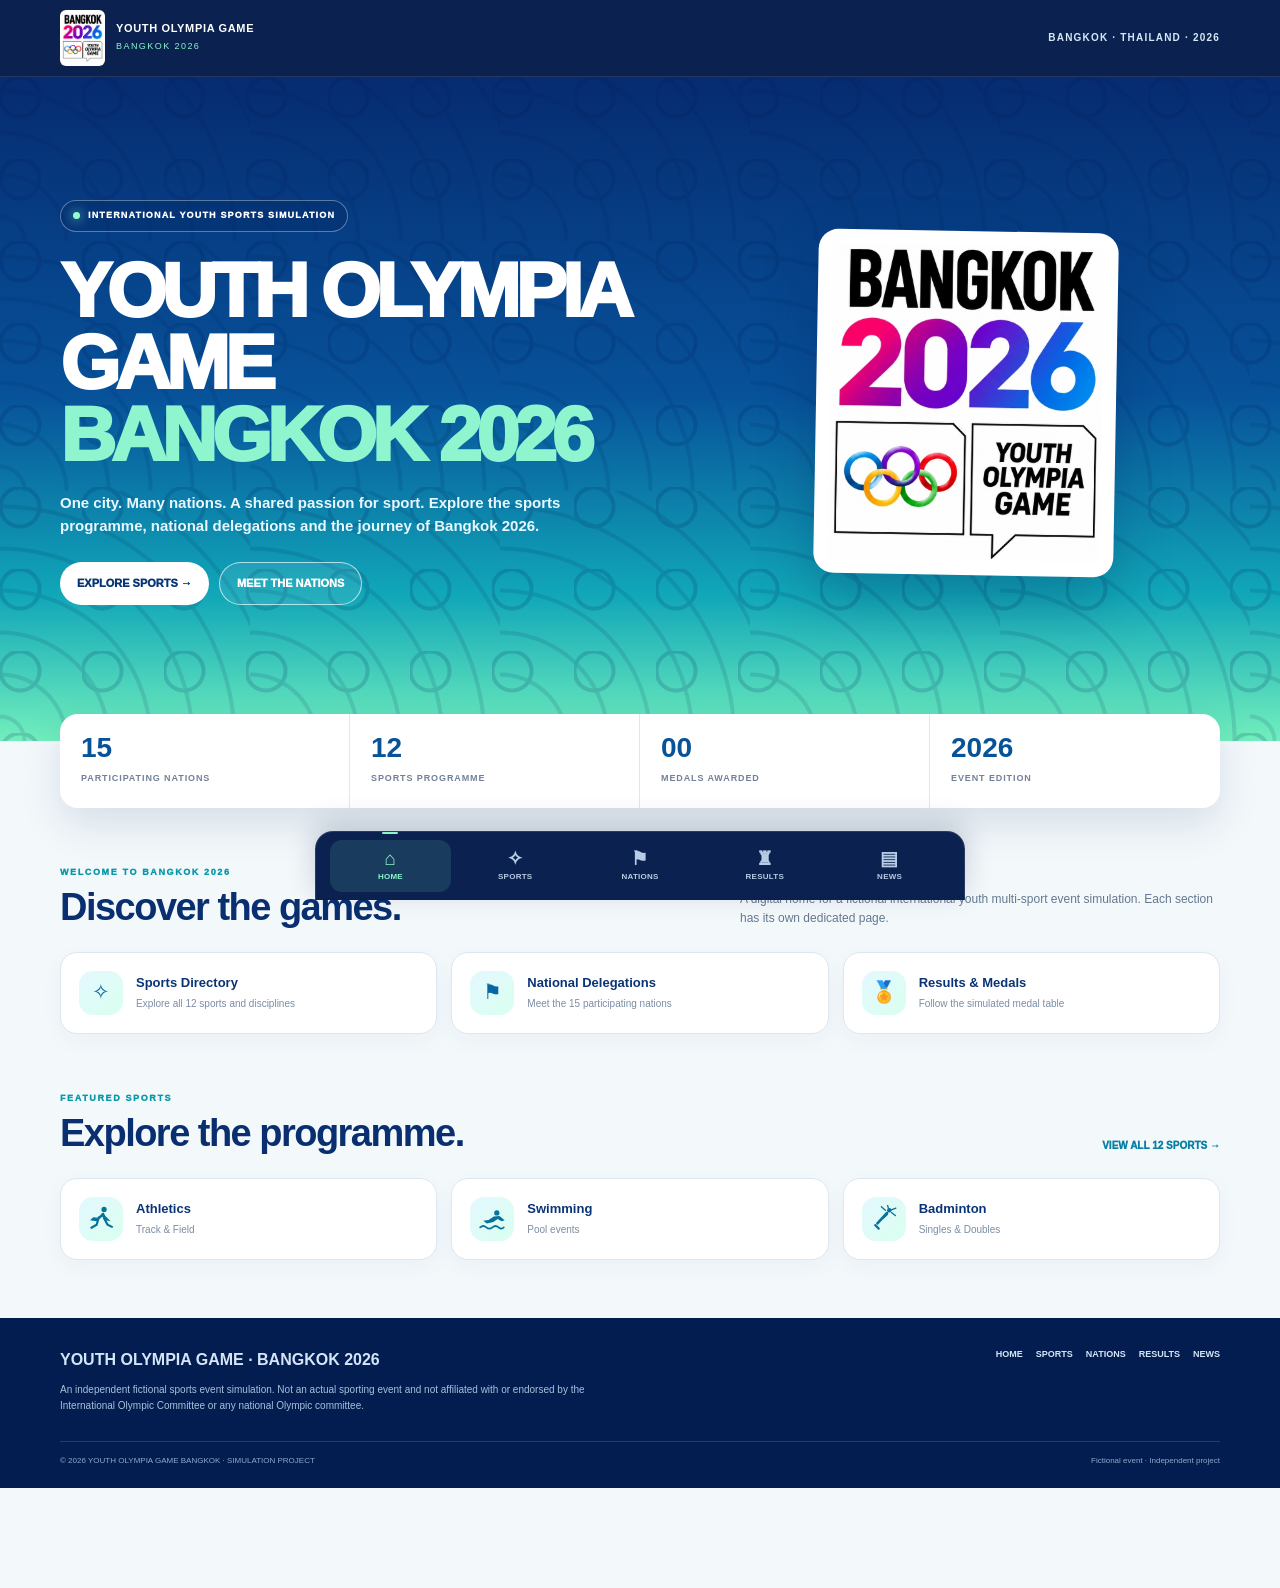
<file: index.html>
<!doctype html><html lang="en"><head><meta charset="utf-8"><meta name="viewport" content="width=device-width, initial-scale=1"><meta name="theme-color" content="#062b70"><title>Home | Youth Olympia Game Bangkok 2026</title><link rel="stylesheet" href="styles.css"></head><body><header class="topbar"><div class="wrap topnav"><a class="brand" href="index.html"><img src="[data-uri]" alt="Bangkok 2026 logo"><span><b>YOUTH OLYMPIA GAME</b><small>BANGKOK 2026</small></span></a><div class="top-right">BANGKOK · THAILAND · 2026</div></div></header><main><section class="hero"><div class="wrap hero-inner"><div><div class="eyebrow"><span class="dot"></span> INTERNATIONAL YOUTH SPORTS SIMULATION</div><h1>YOUTH OLYMPIA GAME<span>BANGKOK 2026</span></h1><p>One city. Many nations. A shared passion for sport. Explore the sports programme, national delegations and the journey of Bangkok 2026.</p><div class="actions"><a class="btn btn-white" href="sports.html">EXPLORE SPORTS →</a><a class="btn btn-outline" href="nations.html">MEET THE NATIONS</a></div></div><div class="hero-logo"><img src="[data-uri]" alt="Official original Bangkok 2026 event logo"></div></div><div class="hero-foot">BANGKOK, THAILAND · 2026 · FICTIONAL EVENT SIMULATION</div></section>
<div class="wrap stats-wrap"><div class="stats"><div class="stat"><strong>15</strong><span>Participating nations</span></div><div class="stat"><strong>12</strong><span>Sports programme</span></div><div class="stat"><strong>00</strong><span>Medals awarded</span></div><div class="stat"><strong>2026</strong><span>Event edition</span></div></div></div>
<section><div class="wrap"><div class="section-head"><div><div class="kicker">WELCOME TO BANGKOK 2026</div><h2>Discover the games.</h2></div><p class="section-copy">A digital home for a fictional international youth multi-sport event simulation. Each section has its own dedicated page.</p></div><div class="quick-grid"><a class="quick-card" href="sports.html"><span class="quick-icon">✧</span><span><strong>Sports Directory</strong><small>Explore all 12 sports and disciplines</small></span></a><a class="quick-card" href="nations.html"><span class="quick-icon">⚑</span><span><strong>National Delegations</strong><small>Meet the 15 participating nations</small></span></a><a class="quick-card" href="results.html"><span class="quick-icon">🏅</span><span><strong>Results & Medals</strong><small>Follow the simulated medal table</small></span></a></div></div></section>
<section style="padding-top:0"><div class="wrap"><div class="section-head"><div><div class="kicker">FEATURED SPORTS</div><h2>Explore the programme.</h2></div><a class="section-link" href="sports.html">VIEW ALL 12 SPORTS →</a></div><div class="quick-grid"><a class="quick-card" href="sport.html?sport=athletics"><span class="quick-icon"><svg class="sport-pictogram" viewBox="0 0 64 64" role="img" aria-label="athletics pictogram" xmlns="http://www.w3.org/2000/svg"><circle cx="39" cy="10" r="6" fill="currentColor"/><path d="M34 19l-9 10-11-1-7 7 15 2 13-10 7 8 12 2-12-12-4-8z" fill="currentColor"/><path d="M27 28l-5 17-12 7M39 30l8 15 10 5" stroke="currentColor" stroke-width="5" stroke-linecap="round" fill="none"/></svg></span><span><strong>Athletics</strong><small>Track & Field</small></span></a><a class="quick-card" href="sport.html?sport=swimming"><span class="quick-icon"><svg class="sport-pictogram" viewBox="0 0 64 64" role="img" aria-label="swimming pictogram" xmlns="http://www.w3.org/2000/svg"><circle cx="43" cy="18" r="6" fill="currentColor"/><path d="M36 26l-12 8-12 2 8 6 15-3 10-7 9 5 7-2-12-10z" fill="currentColor"/><path d="M5 51q7-6 14 0t14 0 14 0 12 0" stroke="currentColor" stroke-width="4" stroke-linecap="round" fill="none"/></svg></span><span><strong>Swimming</strong><small>Pool events</small></span></a><a class="quick-card" href="sport.html?sport=badminton"><span class="quick-icon"><svg class="sport-pictogram" viewBox="0 0 64 64" role="img" aria-label="badminton pictogram" xmlns="http://www.w3.org/2000/svg"><circle cx="44" cy="12" r="5" fill="currentColor"/><path d="M39 18L17 42" stroke="currentColor" stroke-width="6" stroke-linecap="round"/><path d="M35 12l-9-8M42 7l-2-7M49 11l10-4M49 17l9 7M40 21l-9 9" stroke="currentColor" stroke-width="3" stroke-linecap="round"/><path d="M12 46l8 8" stroke="currentColor" stroke-width="5" stroke-linecap="round"/></svg></span><span><strong>Badminton</strong><small>Singles & Doubles</small></span></a></div></div></section></main><footer><div class="wrap"><div class="footer-top"><div><b>YOUTH OLYMPIA GAME · BANGKOK 2026</b><p>An independent fictional sports event simulation. Not an actual sporting event and not affiliated with or endorsed by the International Olympic Committee or any national Olympic committee.</p></div><div class="footer-links"><a href="index.html">HOME</a><a href="sports.html">SPORTS</a><a href="nations.html">NATIONS</a><a href="results.html">RESULTS</a><a href="news.html">NEWS</a></div></div><div class="footer-bottom"><span>© 2026 YOUTH OLYMPIA GAME BANGKOK · SIMULATION PROJECT</span><span>Fictional event · Independent project</span></div></div></footer><nav class="bottom-nav" aria-label="Main navigation"><div class="bottom-inner"><a class="bottom-link active" href="index.html"><span class="nav-ico">⌂</span><span>HOME</span></a><a class="bottom-link " href="sports.html"><span class="nav-ico">✧</span><span>SPORTS</span></a><a class="bottom-link " href="nations.html"><span class="nav-ico">⚑</span><span>NATIONS</span></a><a class="bottom-link " href="results.html"><span class="nav-ico">♜</span><span>RESULTS</span></a><a class="bottom-link " href="news.html"><span class="nav-ico">▤</span><span>NEWS</span></a></div></nav><script></script></body></html>
</file>
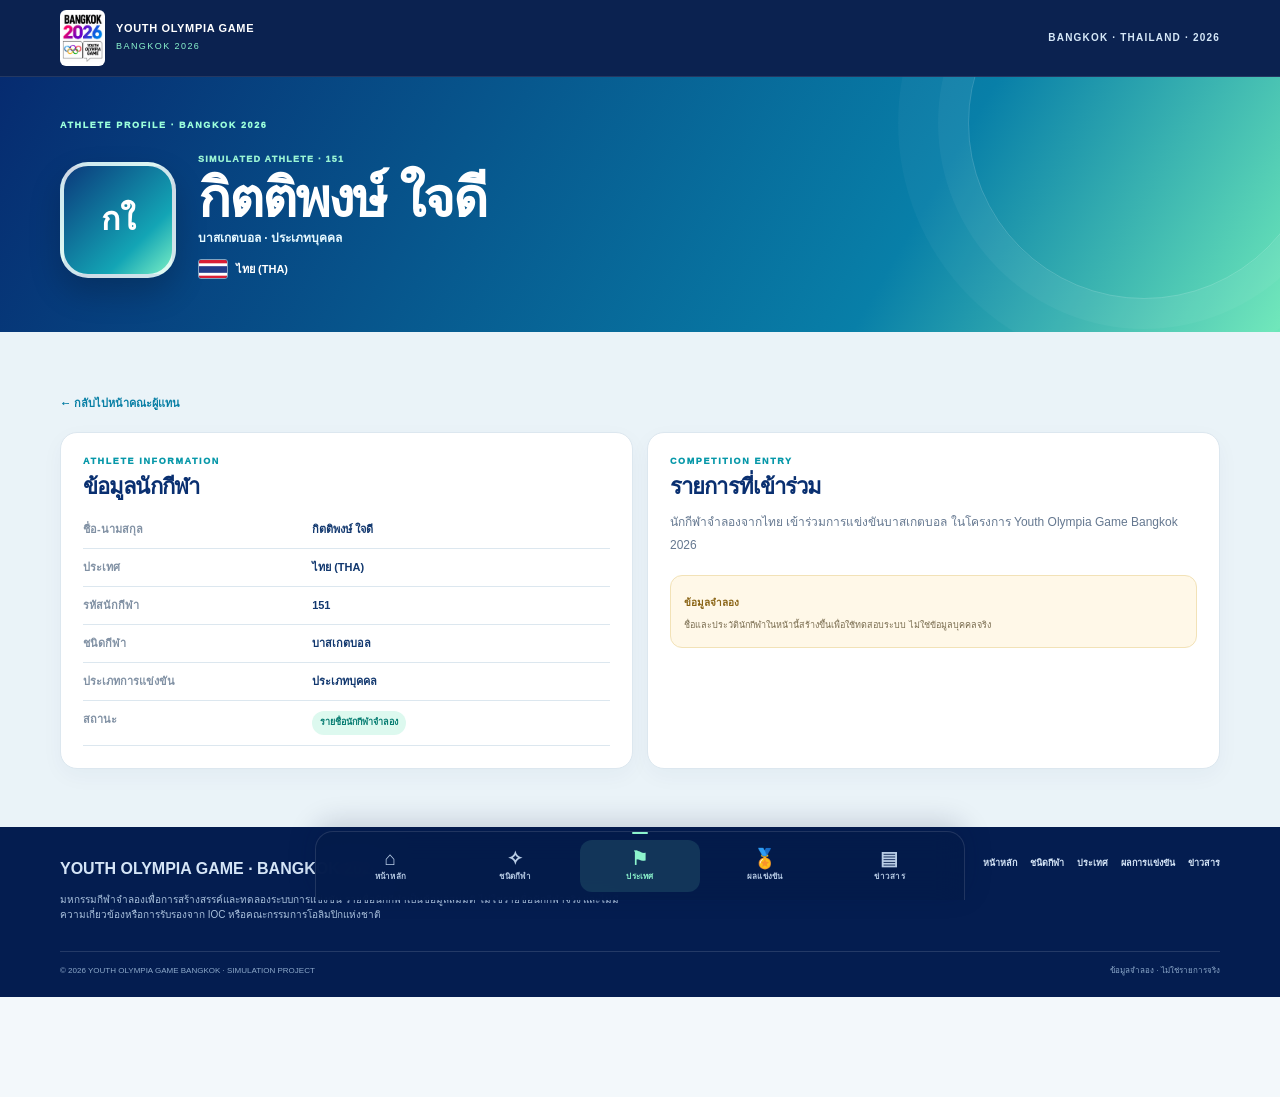
<file: athlete.html>
<!doctype html><html lang="th"><head><meta charset="utf-8"><meta name="viewport" content="width=device-width, initial-scale=1"><meta name="theme-color" content="#062b70"><title>โปรไฟล์นักกีฬา | Youth Olympia Game Bangkok 2026</title><link rel="stylesheet" href="styles.css"></head><body><header class="topbar"><div class="wrap topnav"><a class="brand" href="index.html"><img src="[data-uri]" alt="โลโก้ Bangkok 2026"><span><b>YOUTH OLYMPIA GAME</b><small>BANGKOK 2026</small></span></a><div class="top-right">BANGKOK · THAILAND · 2026</div></div></header><main><section class="page-banner"><div class="wrap"><div class="kicker">ATHLETE PROFILE · BANGKOK 2026</div><div id="athleteHero" class="athlete-profile-hero"></div></div></section><section class="sports-section"><div class="wrap"><a id="backNation" class="back-link" href="nations.html">← กลับไปหน้าคณะผู้แทน</a><div class="profile-columns"><article class="detail-panel"><div class="kicker">ATHLETE INFORMATION</div><h2>ข้อมูลนักกีฬา</h2><dl id="athleteDetails" class="profile-dl"></dl></article><article class="detail-panel"><div class="kicker">COMPETITION ENTRY</div><h2>รายการที่เข้าร่วม</h2><p id="athleteBio" class="detail-paragraph"></p><div class="simulation-note"><b>ข้อมูลจำลอง</b><p>ชื่อและประวัตินักกีฬาในหน้านี้สร้างขึ้นเพื่อใช้ทดสอบระบบ ไม่ใช่ข้อมูลบุคคลจริง</p></div></article></div></div></section></main><footer><div class="wrap"><div class="footer-top"><div><b>YOUTH OLYMPIA GAME · BANGKOK 2026</b><p>มหกรรมกีฬาจำลองเพื่อการสร้างสรรค์และทดลองระบบการแข่งขัน รายชื่อนักกีฬาเป็นข้อมูลสมมติ ไม่ใช่รายชื่อนักกีฬาจริง และไม่มีความเกี่ยวข้องหรือการรับรองจาก IOC หรือคณะกรรมการโอลิมปิกแห่งชาติ</p></div><div class="footer-links"><a href="index.html">หน้าหลัก</a><a href="sports.html">ชนิดกีฬา</a><a href="nations.html">ประเทศ</a><a href="results.html">ผลการแข่งขัน</a><a href="news.html">ข่าวสาร</a></div></div><div class="footer-bottom"><span>© 2026 YOUTH OLYMPIA GAME BANGKOK · SIMULATION PROJECT</span><span>ข้อมูลจำลอง · ไม่ใช่รายการจริง</span></div></div></footer><nav class="bottom-nav"><div class="bottom-inner"><a class="bottom-link" href="index.html"><span class="nav-ico">⌂</span><span>หน้าหลัก</span></a><a class="bottom-link" href="sports.html"><span class="nav-ico">✧</span><span>ชนิดกีฬา</span></a><a class="bottom-link active" href="nations.html"><span class="nav-ico">⚑</span><span>ประเทศ</span></a><a class="bottom-link" href="results.html"><span class="nav-ico">🏅</span><span>ผลแข่งขัน</span></a><a class="bottom-link" href="news.html"><span class="nav-ico">▤</span><span>ข่าวสาร</span></a></div></nav><script>const C=[{"code": "CHN", "en": "China", "th": "จีน", "flag": "[data-uri]", "host": false, "athleteCount": 4, "roster": ["chn-01", "chn-02", "chn-03", "chn-04"], "description": "คณะนักกีฬาจำลองจากจีน สำหรับมหกรรมกีฬาจำลอง Bangkok 2026"}, {"code": "USA", "en": "United States", "th": "สหรัฐอเมริกา", "flag": "[data-uri]", "host": false, "athleteCount": 4, "roster": ["usa-01", "usa-02", "usa-03", "usa-04"], "description": "คณะนักกีฬาจำลองจากสหรัฐอเมริกา สำหรับมหกรรมกีฬาจำลอง Bangkok 2026"}, {"code": "JPN", "en": "Japan", "th": "ญี่ปุ่น", "flag": "[data-uri]", "host": false, "athleteCount": 4, "roster": ["jpn-01", "jpn-02", "jpn-03", "jpn-04"], "description": "คณะนักกีฬาจำลองจากญี่ปุ่น สำหรับมหกรรมกีฬาจำลอง Bangkok 2026"}, {"code": "KOR", "en": "South Korea", "th": "เกาหลีใต้", "flag": "[data-uri]", "host": false, "athleteCount": 4, "roster": ["kor-01", "kor-02", "kor-03", "kor-04"], "description": "คณะนักกีฬาจำลองจากเกาหลีใต้ สำหรับมหกรรมกีฬาจำลอง Bangkok 2026"}, {"code": "GBR", "en": "Great Britain", "th": "สหราชอาณาจักร", "flag": "[data-uri]", "host": false, "athleteCount": 4, "roster": ["gbr-01", "gbr-02", "gbr-03", "gbr-04"], "description": "คณะนักกีฬาจำลองจากสหราชอาณาจักร สำหรับมหกรรมกีฬาจำลอง Bangkok 2026"}, {"code": "FRA", "en": "France", "th": "ฝรั่งเศส", "flag": "[data-uri]", "host": false, "athleteCount": 4, "roster": ["fra-01", "fra-02", "fra-03", "fra-04"], "description": "คณะนักกีฬาจำลองจากฝรั่งเศส สำหรับมหกรรมกีฬาจำลอง Bangkok 2026"}, {"code": "GER", "en": "Germany", "th": "เยอรมนี", "flag": "[data-uri]", "host": false, "athleteCount": 4, "roster": ["ger-01", "ger-02", "ger-03", "ger-04"], "description": "คณะนักกีฬาจำลองจากเยอรมนี สำหรับมหกรรมกีฬาจำลอง Bangkok 2026"}, {"code": "AUS", "en": "Australia", "th": "ออสเตรเลีย", "flag": "[data-uri]", "host": false, "athleteCount": 4, "roster": ["aus-01", "aus-02", "aus-03", "aus-04"], "description": "คณะนักกีฬาจำลองจากออสเตรเลีย สำหรับมหกรรมกีฬาจำลอง Bangkok 2026"}, {"code": "ITA", "en": "Italy", "th": "อิตาลี", "flag": "[data-uri]", "host": false, "athleteCount": 4, "roster": ["ita-01", "ita-02", "ita-03", "ita-04"], "description": "คณะนักกีฬาจำลองจากอิตาลี สำหรับมหกรรมกีฬาจำลอง Bangkok 2026"}, {"code": "NED", "en": "Netherlands", "th": "เนเธอร์แลนด์", "flag": "[data-uri]", "host": false, "athleteCount": 4, "roster": ["ned-01", "ned-02", "ned-03", "ned-04"], "description": "คณะนักกีฬาจำลองจากเนเธอร์แลนด์ สำหรับมหกรรมกีฬาจำลอง Bangkok 2026"}, {"code": "CAN", "en": "Canada", "th": "แคนาดา", "flag": "[data-uri]", "host": false, "athleteCount": 4, "roster": ["can-01", "can-02", "can-03", "can-04"], "description": "คณะนักกีฬาจำลองจากแคนาดา สำหรับมหกรรมกีฬาจำลอง Bangkok 2026"}, {"code": "BRA", "en": "Brazil", "th": "บราซิล", "flag": "[data-uri]", "host": false, "athleteCount": 4, "roster": ["bra-01", "bra-02", "bra-03", "bra-04"], "description": "คณะนักกีฬาจำลองจากบราซิล สำหรับมหกรรมกีฬาจำลอง Bangkok 2026"}, {"code": "IND", "en": "India", "th": "อินเดีย", "flag": "[data-uri]", "host": false, "athleteCount": 4, "roster": ["ind-01", "ind-02", "ind-03", "ind-04"], "description": "คณะนักกีฬาจำลองจากอินเดีย สำหรับมหกรรมกีฬาจำลอง Bangkok 2026"}, {"code": "INA", "en": "Indonesia", "th": "อินโดนีเซีย", "flag": "[data-uri]", "host": false, "athleteCount": 4, "roster": ["ina-01", "ina-02", "ina-03", "ina-04"], "description": "คณะนักกีฬาจำลองจากอินโดนีเซีย สำหรับมหกรรมกีฬาจำลอง Bangkok 2026"}, {"code": "THA", "en": "Thailand", "th": "ไทย", "flag": "[data-uri]", "host": true, "athleteCount": 4, "roster": ["tha-01", "tha-02", "tha-03", "tha-04"], "description": "คณะนักกีฬาจำลองจากไทย สำหรับมหกรรมกีฬาจำลอง Bangkok 2026"}],A=[{"id": "chn-01", "name": "Li Wei", "country": "CHN", "sport": "athletics", "sportTh": "กรีฑา", "event": "ประเภทบุคคล", "number": "011", "status": "รายชื่อนักกีฬาจำลอง", "bio": "นักกีฬาจำลองจากจีน เข้าร่วมการแข่งขันกรีฑา ในโครงการ Youth Olympia Game Bangkok 2026"}, {"id": "chn-02", "name": "Zhang Yuxin", "country": "CHN", "sport": "table-tennis", "sportTh": "เทเบิลเทนนิส", "event": "ประเภทคู่/ทีม", "number": "012", "status": "รายชื่อนักกีฬาจำลอง", "bio": "นักกีฬาจำลองจากจีน เข้าร่วมการแข่งขันเทเบิลเทนนิส ในโครงการ Youth Olympia Game Bangkok 2026"}, {"id": "chn-03", "name": "Wang Jun", "country": "CHN", "sport": "judo", "sportTh": "ยูโด", "event": "ประเภทบุคคล", "number": "013", "status": "รายชื่อนักกีฬาจำลอง", "bio": "นักกีฬาจำลองจากจีน เข้าร่วมการแข่งขันยูโด ในโครงการ Youth Olympia Game Bangkok 2026"}, {"id": "chn-04", "name": "Chen Meilin", "country": "CHN", "sport": "football", "sportTh": "ฟุตบอล", "event": "ประเภททีม/ผลัด", "number": "014", "status": "รายชื่อนักกีฬาจำลอง", "bio": "นักกีฬาจำลองจากจีน เข้าร่วมการแข่งขันฟุตบอล ในโครงการ Youth Olympia Game Bangkok 2026"}, {"id": "usa-01", "name": "Jordan Brooks", "country": "USA", "sport": "badminton", "sportTh": "แบดมินตัน", "event": "ประเภทบุคคล", "number": "021", "status": "รายชื่อนักกีฬาจำลอง", "bio": "นักกีฬาจำลองจากสหรัฐอเมริกา เข้าร่วมการแข่งขันแบดมินตัน ในโครงการ Youth Olympia Game Bangkok 2026"}, {"id": "usa-02", "name": "Ava Mitchell", "country": "USA", "sport": "volleyball", "sportTh": "วอลเลย์บอล", "event": "ประเภทคู่/ทีม", "number": "022", "status": "รายชื่อนักกีฬาจำลอง", "bio": "นักกีฬาจำลองจากสหรัฐอเมริกา เข้าร่วมการแข่งขันวอลเลย์บอล ในโครงการ Youth Olympia Game Bangkok 2026"}, {"id": "usa-03", "name": "Noah Carter", "country": "USA", "sport": "gymnastics", "sportTh": "ยิมนาสติก", "event": "ประเภทบุคคล", "number": "023", "status": "รายชื่อนักกีฬาจำลอง", "bio": "นักกีฬาจำลองจากสหรัฐอเมริกา เข้าร่วมการแข่งขันยิมนาสติก ในโครงการ Youth Olympia Game Bangkok 2026"}, {"id": "usa-04", "name": "Maya Bennett", "country": "USA", "sport": "cycling", "sportTh": "จักรยาน", "event": "ประเภททีม/ผลัด", "number": "024", "status": "รายชื่อนักกีฬาจำลอง", "bio": "นักกีฬาจำลองจากสหรัฐอเมริกา เข้าร่วมการแข่งขันจักรยาน ในโครงการ Youth Olympia Game Bangkok 2026"}, {"id": "jpn-01", "name": "Haruto Sato", "country": "JPN", "sport": "basketball", "sportTh": "บาสเกตบอล", "event": "ประเภทบุคคล", "number": "031", "status": "รายชื่อนักกีฬาจำลอง", "bio": "นักกีฬาจำลองจากญี่ปุ่น เข้าร่วมการแข่งขันบาสเกตบอล ในโครงการ Youth Olympia Game Bangkok 2026"}, {"id": "jpn-02", "name": "Yui Tanaka", "country": "JPN", "sport": "taekwondo", "sportTh": "เทควันโด", "event": "ประเภทคู่/ทีม", "number": "032", "status": "รายชื่อนักกีฬาจำลอง", "bio": "นักกีฬาจำลองจากญี่ปุ่น เข้าร่วมการแข่งขันเทควันโด ในโครงการ Youth Olympia Game Bangkok 2026"}, {"id": "jpn-03", "name": "Ren Nakamura", "country": "JPN", "sport": "boxing", "sportTh": "มวยสากล", "event": "ประเภทบุคคล", "number": "033", "status": "รายชื่อนักกีฬาจำลอง", "bio": "นักกีฬาจำลองจากญี่ปุ่น เข้าร่วมการแข่งขันมวยสากล ในโครงการ Youth Olympia Game Bangkok 2026"}, {"id": "jpn-04", "name": "Aoi Suzuki", "country": "JPN", "sport": "swimming", "sportTh": "ว่ายน้ำ", "event": "ประเภททีม/ผลัด", "number": "034", "status": "รายชื่อนักกีฬาจำลอง", "bio": "นักกีฬาจำลองจากญี่ปุ่น เข้าร่วมการแข่งขันว่ายน้ำ ในโครงการ Youth Olympia Game Bangkok 2026"}, {"id": "kor-01", "name": "Kim Min-jun", "country": "KOR", "sport": "judo", "sportTh": "ยูโด", "event": "ประเภทบุคคล", "number": "041", "status": "รายชื่อนักกีฬาจำลอง", "bio": "นักกีฬาจำลองจากเกาหลีใต้ เข้าร่วมการแข่งขันยูโด ในโครงการ Youth Olympia Game Bangkok 2026"}, {"id": "kor-02", "name": "Park Seo-yun", "country": "KOR", "sport": "football", "sportTh": "ฟุตบอล", "event": "ประเภทคู่/ทีม", "number": "042", "status": "รายชื่อนักกีฬาจำลอง", "bio": "นักกีฬาจำลองจากเกาหลีใต้ เข้าร่วมการแข่งขันฟุตบอล ในโครงการ Youth Olympia Game Bangkok 2026"}, {"id": "kor-03", "name": "Lee Ji-ho", "country": "KOR", "sport": "athletics", "sportTh": "กรีฑา", "event": "ประเภทบุคคล", "number": "043", "status": "รายชื่อนักกีฬาจำลอง", "bio": "นักกีฬาจำลองจากเกาหลีใต้ เข้าร่วมการแข่งขันกรีฑา ในโครงการ Youth Olympia Game Bangkok 2026"}, {"id": "kor-04", "name": "Choi Ha-eun", "country": "KOR", "sport": "table-tennis", "sportTh": "เทเบิลเทนนิส", "event": "ประเภททีม/ผลัด", "number": "044", "status": "รายชื่อนักกีฬาจำลอง", "bio": "นักกีฬาจำลองจากเกาหลีใต้ เข้าร่วมการแข่งขันเทเบิลเทนนิส ในโครงการ Youth Olympia Game Bangkok 2026"}, {"id": "gbr-01", "name": "Oliver James", "country": "GBR", "sport": "gymnastics", "sportTh": "ยิมนาสติก", "event": "ประเภทบุคคล", "number": "051", "status": "รายชื่อนักกีฬาจำลอง", "bio": "นักกีฬาจำลองจากสหราชอาณาจักร เข้าร่วมการแข่งขันยิมนาสติก ในโครงการ Youth Olympia Game Bangkok 2026"}, {"id": "gbr-02", "name": "Amelia Clarke", "country": "GBR", "sport": "cycling", "sportTh": "จักรยาน", "event": "ประเภทคู่/ทีม", "number": "052", "status": "รายชื่อนักกีฬาจำลอง", "bio": "นักกีฬาจำลองจากสหราชอาณาจักร เข้าร่วมการแข่งขันจักรยาน ในโครงการ Youth Olympia Game Bangkok 2026"}, {"id": "gbr-03", "name": "Harry Wilson", "country": "GBR", "sport": "badminton", "sportTh": "แบดมินตัน", "event": "ประเภทบุคคล", "number": "053", "status": "รายชื่อนักกีฬาจำลอง", "bio": "นักกีฬาจำลองจากสหราชอาณาจักร เข้าร่วมการแข่งขันแบดมินตัน ในโครงการ Youth Olympia Game Bangkok 2026"}, {"id": "gbr-04", "name": "Isla Thompson", "country": "GBR", "sport": "volleyball", "sportTh": "วอลเลย์บอล", "event": "ประเภททีม/ผลัด", "number": "054", "status": "รายชื่อนักกีฬาจำลอง", "bio": "นักกีฬาจำลองจากสหราชอาณาจักร เข้าร่วมการแข่งขันวอลเลย์บอล ในโครงการ Youth Olympia Game Bangkok 2026"}, {"id": "fra-01", "name": "Lucas Martin", "country": "FRA", "sport": "boxing", "sportTh": "มวยสากล", "event": "ประเภทบุคคล", "number": "061", "status": "รายชื่อนักกีฬาจำลอง", "bio": "นักกีฬาจำลองจากฝรั่งเศส เข้าร่วมการแข่งขันมวยสากล ในโครงการ Youth Olympia Game Bangkok 2026"}, {"id": "fra-02", "name": "Emma Bernard", "country": "FRA", "sport": "swimming", "sportTh": "ว่ายน้ำ", "event": "ประเภทคู่/ทีม", "number": "062", "status": "รายชื่อนักกีฬาจำลอง", "bio": "นักกีฬาจำลองจากฝรั่งเศส เข้าร่วมการแข่งขันว่ายน้ำ ในโครงการ Youth Olympia Game Bangkok 2026"}, {"id": "fra-03", "name": "Hugo Petit", "country": "FRA", "sport": "basketball", "sportTh": "บาสเกตบอล", "event": "ประเภทบุคคล", "number": "063", "status": "รายชื่อนักกีฬาจำลอง", "bio": "นักกีฬาจำลองจากฝรั่งเศส เข้าร่วมการแข่งขันบาสเกตบอล ในโครงการ Youth Olympia Game Bangkok 2026"}, {"id": "fra-04", "name": "Chloe Robert", "country": "FRA", "sport": "taekwondo", "sportTh": "เทควันโด", "event": "ประเภททีม/ผลัด", "number": "064", "status": "รายชื่อนักกีฬาจำลอง", "bio": "นักกีฬาจำลองจากฝรั่งเศส เข้าร่วมการแข่งขันเทควันโด ในโครงการ Youth Olympia Game Bangkok 2026"}, {"id": "ger-01", "name": "Lukas Weber", "country": "GER", "sport": "athletics", "sportTh": "กรีฑา", "event": "ประเภทบุคคล", "number": "071", "status": "รายชื่อนักกีฬาจำลอง", "bio": "นักกีฬาจำลองจากเยอรมนี เข้าร่วมการแข่งขันกรีฑา ในโครงการ Youth Olympia Game Bangkok 2026"}, {"id": "ger-02", "name": "Mia Fischer", "country": "GER", "sport": "table-tennis", "sportTh": "เทเบิลเทนนิส", "event": "ประเภทคู่/ทีม", "number": "072", "status": "รายชื่อนักกีฬาจำลอง", "bio": "นักกีฬาจำลองจากเยอรมนี เข้าร่วมการแข่งขันเทเบิลเทนนิส ในโครงการ Youth Olympia Game Bangkok 2026"}, {"id": "ger-03", "name": "Leon Schneider", "country": "GER", "sport": "judo", "sportTh": "ยูโด", "event": "ประเภทบุคคล", "number": "073", "status": "รายชื่อนักกีฬาจำลอง", "bio": "นักกีฬาจำลองจากเยอรมนี เข้าร่วมการแข่งขันยูโด ในโครงการ Youth Olympia Game Bangkok 2026"}, {"id": "ger-04", "name": "Lena Wagner", "country": "GER", "sport": "football", "sportTh": "ฟุตบอล", "event": "ประเภททีม/ผลัด", "number": "074", "status": "รายชื่อนักกีฬาจำลอง", "bio": "นักกีฬาจำลองจากเยอรมนี เข้าร่วมการแข่งขันฟุตบอล ในโครงการ Youth Olympia Game Bangkok 2026"}, {"id": "aus-01", "name": "Jack Taylor", "country": "AUS", "sport": "badminton", "sportTh": "แบดมินตัน", "event": "ประเภทบุคคล", "number": "081", "status": "รายชื่อนักกีฬาจำลอง", "bio": "นักกีฬาจำลองจากออสเตรเลีย เข้าร่วมการแข่งขันแบดมินตัน ในโครงการ Youth Olympia Game Bangkok 2026"}, {"id": "aus-02", "name": "Charlotte Wilson", "country": "AUS", "sport": "volleyball", "sportTh": "วอลเลย์บอล", "event": "ประเภทคู่/ทีม", "number": "082", "status": "รายชื่อนักกีฬาจำลอง", "bio": "นักกีฬาจำลองจากออสเตรเลีย เข้าร่วมการแข่งขันวอลเลย์บอล ในโครงการ Youth Olympia Game Bangkok 2026"}, {"id": "aus-03", "name": "Liam Harris", "country": "AUS", "sport": "gymnastics", "sportTh": "ยิมนาสติก", "event": "ประเภทบุคคล", "number": "083", "status": "รายชื่อนักกีฬาจำลอง", "bio": "นักกีฬาจำลองจากออสเตรเลีย เข้าร่วมการแข่งขันยิมนาสติก ในโครงการ Youth Olympia Game Bangkok 2026"}, {"id": "aus-04", "name": "Sophie Martin", "country": "AUS", "sport": "cycling", "sportTh": "จักรยาน", "event": "ประเภททีม/ผลัด", "number": "084", "status": "รายชื่อนักกีฬาจำลอง", "bio": "นักกีฬาจำลองจากออสเตรเลีย เข้าร่วมการแข่งขันจักรยาน ในโครงการ Youth Olympia Game Bangkok 2026"}, {"id": "ita-01", "name": "Luca Rossi", "country": "ITA", "sport": "basketball", "sportTh": "บาสเกตบอล", "event": "ประเภทบุคคล", "number": "091", "status": "รายชื่อนักกีฬาจำลอง", "bio": "นักกีฬาจำลองจากอิตาลี เข้าร่วมการแข่งขันบาสเกตบอล ในโครงการ Youth Olympia Game Bangkok 2026"}, {"id": "ita-02", "name": "Giulia Romano", "country": "ITA", "sport": "taekwondo", "sportTh": "เทควันโด", "event": "ประเภทคู่/ทีม", "number": "092", "status": "รายชื่อนักกีฬาจำลอง", "bio": "นักกีฬาจำลองจากอิตาลี เข้าร่วมการแข่งขันเทควันโด ในโครงการ Youth Olympia Game Bangkok 2026"}, {"id": "ita-03", "name": "Matteo Conti", "country": "ITA", "sport": "boxing", "sportTh": "มวยสากล", "event": "ประเภทบุคคล", "number": "093", "status": "รายชื่อนักกีฬาจำลอง", "bio": "นักกีฬาจำลองจากอิตาลี เข้าร่วมการแข่งขันมวยสากล ในโครงการ Youth Olympia Game Bangkok 2026"}, {"id": "ita-04", "name": "Sofia Greco", "country": "ITA", "sport": "swimming", "sportTh": "ว่ายน้ำ", "event": "ประเภททีม/ผลัด", "number": "094", "status": "รายชื่อนักกีฬาจำลอง", "bio": "นักกีฬาจำลองจากอิตาลี เข้าร่วมการแข่งขันว่ายน้ำ ในโครงการ Youth Olympia Game Bangkok 2026"}, {"id": "ned-01", "name": "Daan de Vries", "country": "NED", "sport": "judo", "sportTh": "ยูโด", "event": "ประเภทบุคคล", "number": "101", "status": "รายชื่อนักกีฬาจำลอง", "bio": "นักกีฬาจำลองจากเนเธอร์แลนด์ เข้าร่วมการแข่งขันยูโด ในโครงการ Youth Olympia Game Bangkok 2026"}, {"id": "ned-02", "name": "Sophie Bakker", "country": "NED", "sport": "football", "sportTh": "ฟุตบอล", "event": "ประเภทคู่/ทีม", "number": "102", "status": "รายชื่อนักกีฬาจำลอง", "bio": "นักกีฬาจำลองจากเนเธอร์แลนด์ เข้าร่วมการแข่งขันฟุตบอล ในโครงการ Youth Olympia Game Bangkok 2026"}, {"id": "ned-03", "name": "Milan Jansen", "country": "NED", "sport": "athletics", "sportTh": "กรีฑา", "event": "ประเภทบุคคล", "number": "103", "status": "รายชื่อนักกีฬาจำลอง", "bio": "นักกีฬาจำลองจากเนเธอร์แลนด์ เข้าร่วมการแข่งขันกรีฑา ในโครงการ Youth Olympia Game Bangkok 2026"}, {"id": "ned-04", "name": "Emma Visser", "country": "NED", "sport": "table-tennis", "sportTh": "เทเบิลเทนนิส", "event": "ประเภททีม/ผลัด", "number": "104", "status": "รายชื่อนักกีฬาจำลอง", "bio": "นักกีฬาจำลองจากเนเธอร์แลนด์ เข้าร่วมการแข่งขันเทเบิลเทนนิส ในโครงการ Youth Olympia Game Bangkok 2026"}, {"id": "can-01", "name": "Ethan Miller", "country": "CAN", "sport": "gymnastics", "sportTh": "ยิมนาสติก", "event": "ประเภทบุคคล", "number": "111", "status": "รายชื่อนักกีฬาจำลอง", "bio": "นักกีฬาจำลองจากแคนาดา เข้าร่วมการแข่งขันยิมนาสติก ในโครงการ Youth Olympia Game Bangkok 2026"}, {"id": "can-02", "name": "Olivia Chen", "country": "CAN", "sport": "cycling", "sportTh": "จักรยาน", "event": "ประเภทคู่/ทีม", "number": "112", "status": "รายชื่อนักกีฬาจำลอง", "bio": "นักกีฬาจำลองจากแคนาดา เข้าร่วมการแข่งขันจักรยาน ในโครงการ Youth Olympia Game Bangkok 2026"}, {"id": "can-03", "name": "Liam Anderson", "country": "CAN", "sport": "badminton", "sportTh": "แบดมินตัน", "event": "ประเภทบุคคล", "number": "113", "status": "รายชื่อนักกีฬาจำลอง", "bio": "นักกีฬาจำลองจากแคนาดา เข้าร่วมการแข่งขันแบดมินตัน ในโครงการ Youth Olympia Game Bangkok 2026"}, {"id": "can-04", "name": "Chloe Martin", "country": "CAN", "sport": "volleyball", "sportTh": "วอลเลย์บอล", "event": "ประเภททีม/ผลัด", "number": "114", "status": "รายชื่อนักกีฬาจำลอง", "bio": "นักกีฬาจำลองจากแคนาดา เข้าร่วมการแข่งขันวอลเลย์บอล ในโครงการ Youth Olympia Game Bangkok 2026"}, {"id": "bra-01", "name": "Gabriel Silva", "country": "BRA", "sport": "boxing", "sportTh": "มวยสากล", "event": "ประเภทบุคคล", "number": "121", "status": "รายชื่อนักกีฬาจำลอง", "bio": "นักกีฬาจำลองจากบราซิล เข้าร่วมการแข่งขันมวยสากล ในโครงการ Youth Olympia Game Bangkok 2026"}, {"id": "bra-02", "name": "Ana Costa", "country": "BRA", "sport": "swimming", "sportTh": "ว่ายน้ำ", "event": "ประเภทคู่/ทีม", "number": "122", "status": "รายชื่อนักกีฬาจำลอง", "bio": "นักกีฬาจำลองจากบราซิล เข้าร่วมการแข่งขันว่ายน้ำ ในโครงการ Youth Olympia Game Bangkok 2026"}, {"id": "bra-03", "name": "Lucas Oliveira", "country": "BRA", "sport": "basketball", "sportTh": "บาสเกตบอล", "event": "ประเภทบุคคล", "number": "123", "status": "รายชื่อนักกีฬาจำลอง", "bio": "นักกีฬาจำลองจากบราซิล เข้าร่วมการแข่งขันบาสเกตบอล ในโครงการ Youth Olympia Game Bangkok 2026"}, {"id": "bra-04", "name": "Beatriz Santos", "country": "BRA", "sport": "taekwondo", "sportTh": "เทควันโด", "event": "ประเภททีม/ผลัด", "number": "124", "status": "รายชื่อนักกีฬาจำลอง", "bio": "นักกีฬาจำลองจากบราซิล เข้าร่วมการแข่งขันเทควันโด ในโครงการ Youth Olympia Game Bangkok 2026"}, {"id": "ind-01", "name": "Arjun Sharma", "country": "IND", "sport": "athletics", "sportTh": "กรีฑา", "event": "ประเภทบุคคล", "number": "131", "status": "รายชื่อนักกีฬาจำลอง", "bio": "นักกีฬาจำลองจากอินเดีย เข้าร่วมการแข่งขันกรีฑา ในโครงการ Youth Olympia Game Bangkok 2026"}, {"id": "ind-02", "name": "Ananya Patel", "country": "IND", "sport": "table-tennis", "sportTh": "เทเบิลเทนนิส", "event": "ประเภทคู่/ทีม", "number": "132", "status": "รายชื่อนักกีฬาจำลอง", "bio": "นักกีฬาจำลองจากอินเดีย เข้าร่วมการแข่งขันเทเบิลเทนนิส ในโครงการ Youth Olympia Game Bangkok 2026"}, {"id": "ind-03", "name": "Rohan Gupta", "country": "IND", "sport": "judo", "sportTh": "ยูโด", "event": "ประเภทบุคคล", "number": "133", "status": "รายชื่อนักกีฬาจำลอง", "bio": "นักกีฬาจำลองจากอินเดีย เข้าร่วมการแข่งขันยูโด ในโครงการ Youth Olympia Game Bangkok 2026"}, {"id": "ind-04", "name": "Diya Singh", "country": "IND", "sport": "football", "sportTh": "ฟุตบอล", "event": "ประเภททีม/ผลัด", "number": "134", "status": "รายชื่อนักกีฬาจำลอง", "bio": "นักกีฬาจำลองจากอินเดีย เข้าร่วมการแข่งขันฟุตบอล ในโครงการ Youth Olympia Game Bangkok 2026"}, {"id": "ina-01", "name": "Rizky Pratama", "country": "INA", "sport": "badminton", "sportTh": "แบดมินตัน", "event": "ประเภทบุคคล", "number": "141", "status": "รายชื่อนักกีฬาจำลอง", "bio": "นักกีฬาจำลองจากอินโดนีเซีย เข้าร่วมการแข่งขันแบดมินตัน ในโครงการ Youth Olympia Game Bangkok 2026"}, {"id": "ina-02", "name": "Putri Maharani", "country": "INA", "sport": "volleyball", "sportTh": "วอลเลย์บอล", "event": "ประเภทคู่/ทีม", "number": "142", "status": "รายชื่อนักกีฬาจำลอง", "bio": "นักกีฬาจำลองจากอินโดนีเซีย เข้าร่วมการแข่งขันวอลเลย์บอล ในโครงการ Youth Olympia Game Bangkok 2026"}, {"id": "ina-03", "name": "Dimas Saputra", "country": "INA", "sport": "gymnastics", "sportTh": "ยิมนาสติก", "event": "ประเภทบุคคล", "number": "143", "status": "รายชื่อนักกีฬาจำลอง", "bio": "นักกีฬาจำลองจากอินโดนีเซีย เข้าร่วมการแข่งขันยิมนาสติก ในโครงการ Youth Olympia Game Bangkok 2026"}, {"id": "ina-04", "name": "Ayu Lestari", "country": "INA", "sport": "cycling", "sportTh": "จักรยาน", "event": "ประเภททีม/ผลัด", "number": "144", "status": "รายชื่อนักกีฬาจำลอง", "bio": "นักกีฬาจำลองจากอินโดนีเซีย เข้าร่วมการแข่งขันจักรยาน ในโครงการ Youth Olympia Game Bangkok 2026"}, {"id": "tha-01", "name": "กิตติพงษ์ ใจดี", "country": "THA", "sport": "basketball", "sportTh": "บาสเกตบอล", "event": "ประเภทบุคคล", "number": "151", "status": "รายชื่อนักกีฬาจำลอง", "bio": "นักกีฬาจำลองจากไทย เข้าร่วมการแข่งขันบาสเกตบอล ในโครงการ Youth Olympia Game Bangkok 2026"}, {"id": "tha-02", "name": "พิมพ์ชนก ศรีสุข", "country": "THA", "sport": "taekwondo", "sportTh": "เทควันโด", "event": "ประเภทคู่/ทีม", "number": "152", "status": "รายชื่อนักกีฬาจำลอง", "bio": "นักกีฬาจำลองจากไทย เข้าร่วมการแข่งขันเทควันโด ในโครงการ Youth Olympia Game Bangkok 2026"}, {"id": "tha-03", "name": "ธนกฤต วัฒนชัย", "country": "THA", "sport": "boxing", "sportTh": "มวยสากล", "event": "ประเภทบุคคล", "number": "153", "status": "รายชื่อนักกีฬาจำลอง", "bio": "นักกีฬาจำลองจากไทย เข้าร่วมการแข่งขันมวยสากล ในโครงการ Youth Olympia Game Bangkok 2026"}, {"id": "tha-04", "name": "ณัฐชา พูลเพิ่ม", "country": "THA", "sport": "swimming", "sportTh": "ว่ายน้ำ", "event": "ประเภททีม/ผลัด", "number": "154", "status": "รายชื่อนักกีฬาจำลอง", "bio": "นักกีฬาจำลองจากไทย เข้าร่วมการแข่งขันว่ายน้ำ ในโครงการ Youth Olympia Game Bangkok 2026"}];const id=new URLSearchParams(location.search).get('id'),a=A.find(x=>x.id===id)||A.find(x=>x.country==='THA'),c=C.find(x=>x.code===a.country);document.title=a.name+' | Athlete Profile';document.getElementById('athleteHero').innerHTML=`<div class="athlete-big-avatar">${a.name.split(' ').map(x=>x[0]).slice(0,2).join('')}</div><div><div class="delegation-label">SIMULATED ATHLETE · ${a.number}</div><h1>${a.name}</h1><p>${a.sportTh} · ${a.event}</p><a class="athlete-country-link" href="nation.html?code=${c.code}"><img src="${c.flag}" alt="ธงชาติ${c.th}"> ${c.th} (${c.code})</a></div>`;document.getElementById('backNation').href='nation.html?code='+c.code;document.getElementById('athleteDetails').innerHTML=`<dt>ชื่อ-นามสกุล</dt><dd>${a.name}</dd><dt>ประเทศ</dt><dd>${c.th} (${a.country})</dd><dt>รหัสนักกีฬา</dt><dd>${a.number}</dd><dt>ชนิดกีฬา</dt><dd>${a.sportTh}</dd><dt>ประเภทการแข่งขัน</dt><dd>${a.event}</dd><dt>สถานะ</dt><dd><span class="status-draft">${a.status}</span></dd>`;document.getElementById('athleteBio').textContent=a.bio;</script></body></html>
</file>
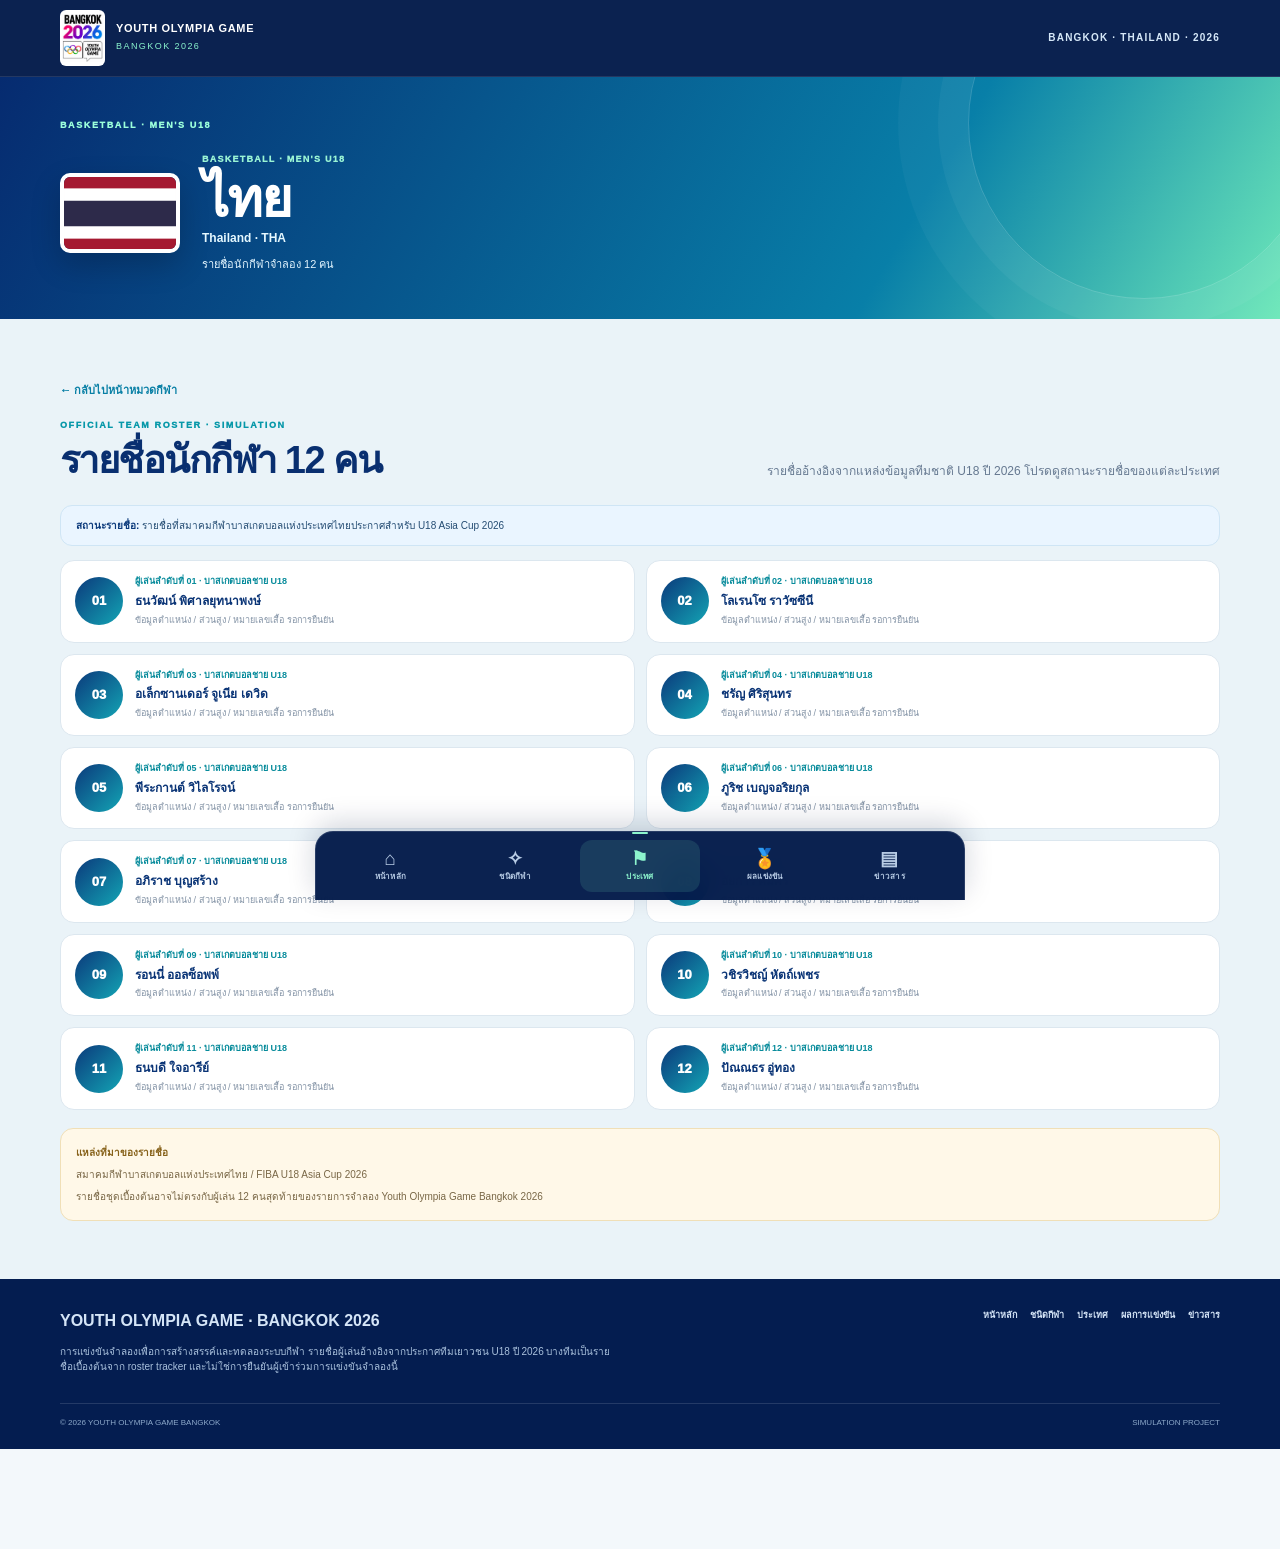
<file: basketball.html>
<!doctype html><html lang="th"><head><meta charset="utf-8"><meta name="viewport" content="width=device-width, initial-scale=1"><meta name="theme-color" content="#062b70"><title>รายชื่อนักกีฬาบาสเกตบอล U18 | Youth Olympia Game Bangkok 2026</title><link rel="stylesheet" href="styles.css"></head><body><header class="topbar"><div class="wrap topnav"><a class="brand" href="index.html"><img src="[data-uri]" alt="โลโก้ Youth Olympia Game Bangkok 2026"><span><b>YOUTH OLYMPIA GAME</b><small>BANGKOK 2026</small></span></a><div class="top-right">BANGKOK · THAILAND · 2026</div></div></header><main><section class="page-banner"><div class="wrap"><div class="kicker">BASKETBALL · MEN'S U18</div><div class="delegation-hero" id="basketHero"></div></div></section><section class="sports-section"><div class="wrap"><a id="backCountry" class="back-link" href="nations.html">← กลับไปหน้าหมวดกีฬา</a><div class="section-head"><div><div class="kicker">OFFICIAL TEAM ROSTER · SIMULATION</div><h2>รายชื่อนักกีฬา 12 คน</h2></div><p class="section-copy">รายชื่ออ้างอิงจากแหล่งข้อมูลทีมชาติ U18 ปี 2026 โปรดดูสถานะรายชื่อของแต่ละประเทศ</p></div><div class="roster-status" id="rosterStatus"></div><div class="athlete-grid" id="basketRoster"></div><div class="source-note" id="sourceNote"></div></div></section></main><footer><div class="wrap"><div class="footer-top"><div><b>YOUTH OLYMPIA GAME · BANGKOK 2026</b><p>การแข่งขันจำลองเพื่อการสร้างสรรค์และทดลองระบบกีฬา รายชื่อผู้เล่นอ้างอิงจากประกาศทีมเยาวชน U18 ปี 2026 บางทีมเป็นรายชื่อเบื้องต้นจาก roster tracker และไม่ใช่การยืนยันผู้เข้าร่วมการแข่งขันจำลองนี้</p></div><div class="footer-links"><a href="index.html">หน้าหลัก</a><a href="sports.html">ชนิดกีฬา</a><a href="nations.html">ประเทศ</a><a href="results.html">ผลการแข่งขัน</a><a href="news.html">ข่าวสาร</a></div></div><div class="footer-bottom"><span>© 2026 YOUTH OLYMPIA GAME BANGKOK</span><span>SIMULATION PROJECT</span></div></div></footer><nav class="bottom-nav"><div class="bottom-inner"><a class="bottom-link" href="index.html"><span class="nav-ico">⌂</span><span>หน้าหลัก</span></a><a class="bottom-link" href="sports.html"><span class="nav-ico">✧</span><span>ชนิดกีฬา</span></a><a class="bottom-link active" href="nations.html"><span class="nav-ico">⚑</span><span>ประเทศ</span></a><a class="bottom-link" href="results.html"><span class="nav-ico">🏅</span><span>ผลแข่งขัน</span></a><a class="bottom-link" href="news.html"><span class="nav-ico">▤</span><span>ข่าวสาร</span></a></div></nav><script>const C=[{"code": "USA", "th": "สหรัฐอเมริกา", "en": "United States", "flag": "[data-uri]", "host": false, "count": 12, "athletes": ["usa-u18-01", "usa-u18-02", "usa-u18-03", "usa-u18-04", "usa-u18-05", "usa-u18-06", "usa-u18-07", "usa-u18-08", "usa-u18-09", "usa-u18-10", "usa-u18-11", "usa-u18-12"], "source": "FIBA U18 AmeriCup 2026", "rosterStatus": "รายชื่อชุดแข่งขัน U18 AmeriCup 2026"}, {"code": "ESP", "th": "สเปน", "en": "Spain", "flag": "[data-uri]", "host": false, "count": 12, "athletes": ["esp-u18-01", "esp-u18-02", "esp-u18-03", "esp-u18-04", "esp-u18-05", "esp-u18-06", "esp-u18-07", "esp-u18-08", "esp-u18-09", "esp-u18-10", "esp-u18-11", "esp-u18-12"], "source": "FIBA U18 EuroBasket 2026", "rosterStatus": "คัด 12 คนแรกจากรายชื่อเบื้องต้น U18 EuroBasket 2026"}, {"code": "ITA", "th": "อิตาลี", "en": "Italy", "flag": "[data-uri]", "host": false, "count": 12, "athletes": ["ita-u18-01", "ita-u18-02", "ita-u18-03", "ita-u18-04", "ita-u18-05", "ita-u18-06", "ita-u18-07", "ita-u18-08", "ita-u18-09", "ita-u18-10", "ita-u18-11", "ita-u18-12"], "source": "FIBA U18 EuroBasket 2026", "rosterStatus": "คัด 12 คนแรกจากรายชื่อเบื้องต้น U18 EuroBasket 2026"}, {"code": "FRA", "th": "ฝรั่งเศส", "en": "France", "flag": "[data-uri]", "host": false, "count": 12, "athletes": ["fra-u18-01", "fra-u18-02", "fra-u18-03", "fra-u18-04", "fra-u18-05", "fra-u18-06", "fra-u18-07", "fra-u18-08", "fra-u18-09", "fra-u18-10", "fra-u18-11", "fra-u18-12"], "source": "FIBA U18 EuroBasket 2026", "rosterStatus": "คัด 12 คนแรกจากรายชื่อเบื้องต้น U18 EuroBasket 2026"}, {"code": "SRB", "th": "เซอร์เบีย", "en": "Serbia", "flag": "[data-uri]", "host": false, "count": 12, "athletes": ["srb-u18-01", "srb-u18-02", "srb-u18-03", "srb-u18-04", "srb-u18-05", "srb-u18-06", "srb-u18-07", "srb-u18-08", "srb-u18-09", "srb-u18-10", "srb-u18-11", "srb-u18-12"], "source": "FIBA U18 EuroBasket 2026", "rosterStatus": "คัด 12 คนแรกจากรายชื่อเบื้องต้น U18 EuroBasket 2026"}, {"code": "LTU", "th": "ลิทัวเนีย", "en": "Lithuania", "flag": "[data-uri]", "host": false, "count": 12, "athletes": ["ltu-u18-01", "ltu-u18-02", "ltu-u18-03", "ltu-u18-04", "ltu-u18-05", "ltu-u18-06", "ltu-u18-07", "ltu-u18-08", "ltu-u18-09", "ltu-u18-10", "ltu-u18-11", "ltu-u18-12"], "source": "FIBA U18 EuroBasket 2026", "rosterStatus": "คัด 12 คนแรกจากรายชื่อเบื้องต้น U18 EuroBasket 2026"}, {"code": "TUR", "th": "ตุรกี", "en": "Türkiye", "flag": "[data-uri]", "host": false, "count": 12, "athletes": ["tur-u18-01", "tur-u18-02", "tur-u18-03", "tur-u18-04", "tur-u18-05", "tur-u18-06", "tur-u18-07", "tur-u18-08", "tur-u18-09", "tur-u18-10", "tur-u18-11", "tur-u18-12"], "source": "FIBA U18 EuroBasket 2026", "rosterStatus": "คัด 12 คนแรกจากรายชื่อเบื้องต้น U18 EuroBasket 2026"}, {"code": "AUS", "th": "ออสเตรเลีย", "en": "Australia", "flag": "[data-uri]", "host": false, "count": 12, "athletes": ["aus-u18-01", "aus-u18-02", "aus-u18-03", "aus-u18-04", "aus-u18-05", "aus-u18-06", "aus-u18-07", "aus-u18-08", "aus-u18-09", "aus-u18-10", "aus-u18-11", "aus-u18-12"], "source": "FIBA U18 Asia Cup 2026", "rosterStatus": "รายชื่อชุดแข่งขัน U18 Asia Cup 2026"}, {"code": "GER", "th": "เยอรมนี", "en": "Germany", "flag": "[data-uri]", "host": false, "count": 12, "athletes": ["ger-u18-01", "ger-u18-02", "ger-u18-03", "ger-u18-04", "ger-u18-05", "ger-u18-06", "ger-u18-07", "ger-u18-08", "ger-u18-09", "ger-u18-10", "ger-u18-11", "ger-u18-12"], "source": "FIBA U18 EuroBasket 2026", "rosterStatus": "คัด 12 คนแรกจากรายชื่อเบื้องต้น U18 EuroBasket 2026"}, {"code": "CAN", "th": "แคนาดา", "en": "Canada", "flag": "[data-uri]", "host": false, "count": 12, "athletes": ["can-u18-01", "can-u18-02", "can-u18-03", "can-u18-04", "can-u18-05", "can-u18-06", "can-u18-07", "can-u18-08", "can-u18-09", "can-u18-10", "can-u18-11", "can-u18-12"], "source": "FIBA U18 AmeriCup 2026", "rosterStatus": "รายชื่อชุดแข่งขัน U18 AmeriCup 2026"}, {"code": "SLO", "th": "สโลวีเนีย", "en": "Slovenia", "flag": "[data-uri]", "host": false, "count": 12, "athletes": ["slo-u18-01", "slo-u18-02", "slo-u18-03", "slo-u18-04", "slo-u18-05", "slo-u18-06", "slo-u18-07", "slo-u18-08", "slo-u18-09", "slo-u18-10", "slo-u18-11", "slo-u18-12"], "source": "FIBA U18 EuroBasket 2026", "rosterStatus": "คัด 12 คนแรกจากรายชื่อเบื้องต้น U18 EuroBasket 2026"}, {"code": "THA", "th": "ไทย", "en": "Thailand", "flag": "[data-uri]", "host": true, "count": 12, "athletes": ["tha-u18-01", "tha-u18-02", "tha-u18-03", "tha-u18-04", "tha-u18-05", "tha-u18-06", "tha-u18-07", "tha-u18-08", "tha-u18-09", "tha-u18-10", "tha-u18-11", "tha-u18-12"], "source": "สมาคมกีฬาบาสเกตบอลแห่งประเทศไทย / FIBA U18 Asia Cup 2026", "rosterStatus": "รายชื่อที่สมาคมกีฬาบาสเกตบอลแห่งประเทศไทยประกาศสำหรับ U18 Asia Cup 2026"}],A=[{"id": "usa-u18-01", "name": "Bruce Branch III", "country": "USA", "countryTh": "สหรัฐอเมริกา", "sport": "basketball", "sportTh": "บาสเกตบอล", "category": "บาสเกตบอลชาย รุ่น U18", "rosterSlot": 1, "status": "รายชื่อชุดแข่งขัน U18 AmeriCup 2026", "source": "FIBA U18 AmeriCup 2026"}, {"id": "usa-u18-02", "name": "Quentin Coleman", "country": "USA", "countryTh": "สหรัฐอเมริกา", "sport": "basketball", "sportTh": "บาสเกตบอล", "category": "บาสเกตบอลชาย รุ่น U18", "rosterSlot": 2, "status": "รายชื่อชุดแข่งขัน U18 AmeriCup 2026", "source": "FIBA U18 AmeriCup 2026"}, {"id": "usa-u18-03", "name": "Adan Diggs", "country": "USA", "countryTh": "สหรัฐอเมริกา", "sport": "basketball", "sportTh": "บาสเกตบอล", "category": "บาสเกตบอลชาย รุ่น U18", "rosterSlot": 3, "status": "รายชื่อชุดแข่งขัน U18 AmeriCup 2026", "source": "FIBA U18 AmeriCup 2026"}, {"id": "usa-u18-04", "name": "Caleb Gaskins", "country": "USA", "countryTh": "สหรัฐอเมริกา", "sport": "basketball", "sportTh": "บาสเกตบอล", "category": "บาสเกตบอลชาย รุ่น U18", "rosterSlot": 4, "status": "รายชื่อชุดแข่งขัน U18 AmeriCup 2026", "source": "FIBA U18 AmeriCup 2026"}, {"id": "usa-u18-05", "name": "Demarcus Henry", "country": "USA", "countryTh": "สหรัฐอเมริกา", "sport": "basketball", "sportTh": "บาสเกตบอล", "category": "บาสเกตบอลชาย รุ่น U18", "rosterSlot": 5, "status": "รายชื่อชุดแข่งขัน U18 AmeriCup 2026", "source": "FIBA U18 AmeriCup 2026"}, {"id": "usa-u18-06", "name": "Jasiah Jervis", "country": "USA", "countryTh": "สหรัฐอเมริกา", "sport": "basketball", "sportTh": "บาสเกตบอล", "category": "บาสเกตบอลชาย รุ่น U18", "rosterSlot": 6, "status": "รายชื่อชุดแข่งขัน U18 AmeriCup 2026", "source": "FIBA U18 AmeriCup 2026"}, {"id": "usa-u18-07", "name": "Malachi Jordan", "country": "USA", "countryTh": "สหรัฐอเมริกา", "sport": "basketball", "sportTh": "บาสเกตบอล", "category": "บาสเกตบอลชาย รุ่น U18", "rosterSlot": 7, "status": "รายชื่อชุดแข่งขัน U18 AmeriCup 2026", "source": "FIBA U18 AmeriCup 2026"}, {"id": "usa-u18-08", "name": "Taylen Kinney", "country": "USA", "countryTh": "สหรัฐอเมริกา", "sport": "basketball", "sportTh": "บาสเกตบอล", "category": "บาสเกตบอลชาย รุ่น U18", "rosterSlot": 8, "status": "รายชื่อชุดแข่งขัน U18 AmeriCup 2026", "source": "FIBA U18 AmeriCup 2026"}, {"id": "usa-u18-09", "name": "Colben Landrew", "country": "USA", "countryTh": "สหรัฐอเมริกา", "sport": "basketball", "sportTh": "บาสเกตบอล", "category": "บาสเกตบอลชาย รุ่น U18", "rosterSlot": 9, "status": "รายชื่อชุดแข่งขัน U18 AmeriCup 2026", "source": "FIBA U18 AmeriCup 2026"}, {"id": "usa-u18-10", "name": "Ethan Taylor", "country": "USA", "countryTh": "สหรัฐอเมริกา", "sport": "basketball", "sportTh": "บาสเกตบอล", "category": "บาสเกตบอลชาย รุ่น U18", "rosterSlot": 10, "status": "รายชื่อชุดแข่งขัน U18 AmeriCup 2026", "source": "FIBA U18 AmeriCup 2026"}, {"id": "usa-u18-11", "name": "Davion Thompson", "country": "USA", "countryTh": "สหรัฐอเมริกา", "sport": "basketball", "sportTh": "บาสเกตบอล", "category": "บาสเกตบอลชาย รุ่น U18", "rosterSlot": 11, "status": "รายชื่อชุดแข่งขัน U18 AmeriCup 2026", "source": "FIBA U18 AmeriCup 2026"}, {"id": "usa-u18-12", "name": "Darrius Wabbington", "country": "USA", "countryTh": "สหรัฐอเมริกา", "sport": "basketball", "sportTh": "บาสเกตบอล", "category": "บาสเกตบอลชาย รุ่น U18", "rosterSlot": 12, "status": "รายชื่อชุดแข่งขัน U18 AmeriCup 2026", "source": "FIBA U18 AmeriCup 2026"}, {"id": "esp-u18-01", "name": "Hugo Alonso", "country": "ESP", "countryTh": "สเปน", "sport": "basketball", "sportTh": "บาสเกตบอล", "category": "บาสเกตบอลชาย รุ่น U18", "rosterSlot": 1, "status": "คัด 12 คนแรกจากรายชื่อเบื้องต้น U18 EuroBasket 2026", "source": "FIBA U18 EuroBasket 2026"}, {"id": "esp-u18-02", "name": "Pau Bermejo", "country": "ESP", "countryTh": "สเปน", "sport": "basketball", "sportTh": "บาสเกตบอล", "category": "บาสเกตบอลชาย รุ่น U18", "rosterSlot": 2, "status": "คัด 12 คนแรกจากรายชื่อเบื้องต้น U18 EuroBasket 2026", "source": "FIBA U18 EuroBasket 2026"}, {"id": "esp-u18-03", "name": "Rafael Corta", "country": "ESP", "countryTh": "สเปน", "sport": "basketball", "sportTh": "บาสเกตบอล", "category": "บาสเกตบอลชาย รุ่น U18", "rosterSlot": 3, "status": "คัด 12 คนแรกจากรายชื่อเบื้องต้น U18 EuroBasket 2026", "source": "FIBA U18 EuroBasket 2026"}, {"id": "esp-u18-04", "name": "Chiek Diallo", "country": "ESP", "countryTh": "สเปน", "sport": "basketball", "sportTh": "บาสเกตบอล", "category": "บาสเกตบอลชาย รุ่น U18", "rosterSlot": 4, "status": "คัด 12 คนแรกจากรายชื่อเบื้องต้น U18 EuroBasket 2026", "source": "FIBA U18 EuroBasket 2026"}, {"id": "esp-u18-05", "name": "Gerard Fernandez", "country": "ESP", "countryTh": "สเปน", "sport": "basketball", "sportTh": "บาสเกตบอล", "category": "บาสเกตบอลชาย รุ่น U18", "rosterSlot": 5, "status": "คัด 12 คนแรกจากรายชื่อเบื้องต้น U18 EuroBasket 2026", "source": "FIBA U18 EuroBasket 2026"}, {"id": "esp-u18-06", "name": "Sergi Juher", "country": "ESP", "countryTh": "สเปน", "sport": "basketball", "sportTh": "บาสเกตบอล", "category": "บาสเกตบอลชาย รุ่น U18", "rosterSlot": 6, "status": "คัด 12 คนแรกจากรายชื่อเบื้องต้น U18 EuroBasket 2026", "source": "FIBA U18 EuroBasket 2026"}, {"id": "esp-u18-07", "name": "Saba Merebashvili", "country": "ESP", "countryTh": "สเปน", "sport": "basketball", "sportTh": "บาสเกตบอล", "category": "บาสเกตบอลชาย รุ่น U18", "rosterSlot": 7, "status": "คัด 12 คนแรกจากรายชื่อเบื้องต้น U18 EuroBasket 2026", "source": "FIBA U18 EuroBasket 2026"}, {"id": "esp-u18-08", "name": "Ivan Montero", "country": "ESP", "countryTh": "สเปน", "sport": "basketball", "sportTh": "บาสเกตบอล", "category": "บาสเกตบอลชาย รุ่น U18", "rosterSlot": 8, "status": "คัด 12 คนแรกจากรายชื่อเบื้องต้น U18 EuroBasket 2026", "source": "FIBA U18 EuroBasket 2026"}, {"id": "esp-u18-09", "name": "Diego Niebla", "country": "ESP", "countryTh": "สเปน", "sport": "basketball", "sportTh": "บาสเกตบอล", "category": "บาสเกตบอลชาย รุ่น U18", "rosterSlot": 9, "status": "คัด 12 คนแรกจากรายชื่อเบื้องต้น U18 EuroBasket 2026", "source": "FIBA U18 EuroBasket 2026"}, {"id": "esp-u18-10", "name": "Daniel Osayi", "country": "ESP", "countryTh": "สเปน", "sport": "basketball", "sportTh": "บาสเกตบอล", "category": "บาสเกตบอลชาย รุ่น U18", "rosterSlot": 10, "status": "คัด 12 คนแรกจากรายชื่อเบื้องต้น U18 EuroBasket 2026", "source": "FIBA U18 EuroBasket 2026"}, {"id": "esp-u18-11", "name": "Alfonso Rodriguez", "country": "ESP", "countryTh": "สเปน", "sport": "basketball", "sportTh": "บาสเกตบอล", "category": "บาสเกตบอลชาย รุ่น U18", "rosterSlot": 11, "status": "คัด 12 คนแรกจากรายชื่อเบื้องต้น U18 EuroBasket 2026", "source": "FIBA U18 EuroBasket 2026"}, {"id": "esp-u18-12", "name": "Humberto Ruiz", "country": "ESP", "countryTh": "สเปน", "sport": "basketball", "sportTh": "บาสเกตบอล", "category": "บาสเกตบอลชาย รุ่น U18", "rosterSlot": 12, "status": "คัด 12 คนแรกจากรายชื่อเบื้องต้น U18 EuroBasket 2026", "source": "FIBA U18 EuroBasket 2026"}, {"id": "ita-u18-01", "name": "Pablo Abreu", "country": "ITA", "countryTh": "อิตาลี", "sport": "basketball", "sportTh": "บาสเกตบอล", "category": "บาสเกตบอลชาย รุ่น U18", "rosterSlot": 1, "status": "คัด 12 คนแรกจากรายชื่อเบื้องต้น U18 EuroBasket 2026", "source": "FIBA U18 EuroBasket 2026"}, {"id": "ita-u18-02", "name": "Thomas Acunzo", "country": "ITA", "countryTh": "อิตาลี", "sport": "basketball", "sportTh": "บาสเกตบอล", "category": "บาสเกตบอลชาย รุ่น U18", "rosterSlot": 2, "status": "คัด 12 คนแรกจากรายชื่อเบื้องต้น U18 EuroBasket 2026", "source": "FIBA U18 EuroBasket 2026"}, {"id": "ita-u18-03", "name": "Antonio Barra", "country": "ITA", "countryTh": "อิตาลี", "sport": "basketball", "sportTh": "บาสเกตบอล", "category": "บาสเกตบอลชาย รุ่น U18", "rosterSlot": 3, "status": "คัด 12 คนแรกจากรายชื่อเบื้องต้น U18 EuroBasket 2026", "source": "FIBA U18 EuroBasket 2026"}, {"id": "ita-u18-04", "name": "Werther Bellinaso", "country": "ITA", "countryTh": "อิตาลี", "sport": "basketball", "sportTh": "บาสเกตบอล", "category": "บาสเกตบอลชาย รุ่น U18", "rosterSlot": 4, "status": "คัด 12 คนแรกจากรายชื่อเบื้องต้น U18 EuroBasket 2026", "source": "FIBA U18 EuroBasket 2026"}, {"id": "ita-u18-05", "name": "Livio Berlingeri", "country": "ITA", "countryTh": "อิตาลี", "sport": "basketball", "sportTh": "บาสเกตบอล", "category": "บาสเกตบอลชาย รุ่น U18", "rosterSlot": 5, "status": "คัด 12 คนแรกจากรายชื่อเบื้องต้น U18 EuroBasket 2026", "source": "FIBA U18 EuroBasket 2026"}, {"id": "ita-u18-06", "name": "Federico Bottelli", "country": "ITA", "countryTh": "อิตาลี", "sport": "basketball", "sportTh": "บาสเกตบอล", "category": "บาสเกตบอลชาย รุ่น U18", "rosterSlot": 6, "status": "คัด 12 คนแรกจากรายชื่อเบื้องต้น U18 EuroBasket 2026", "source": "FIBA U18 EuroBasket 2026"}, {"id": "ita-u18-07", "name": "Federico Cattapan", "country": "ITA", "countryTh": "อิตาลี", "sport": "basketball", "sportTh": "บาสเกตบอล", "category": "บาสเกตบอลชาย รุ่น U18", "rosterSlot": 7, "status": "คัด 12 คนแรกจากรายชื่อเบื้องต้น U18 EuroBasket 2026", "source": "FIBA U18 EuroBasket 2026"}, {"id": "ita-u18-08", "name": "Amir Charfi", "country": "ITA", "countryTh": "อิตาลี", "sport": "basketball", "sportTh": "บาสเกตบอล", "category": "บาสเกตบอลชาย รุ่น U18", "rosterSlot": 8, "status": "คัด 12 คนแรกจากรายชื่อเบื้องต้น U18 EuroBasket 2026", "source": "FIBA U18 EuroBasket 2026"}, {"id": "ita-u18-09", "name": "Edoardo Di Meo", "country": "ITA", "countryTh": "อิตาลี", "sport": "basketball", "sportTh": "บาสเกตบอล", "category": "บาสเกตบอลชาย รุ่น U18", "rosterSlot": 9, "status": "คัด 12 คนแรกจากรายชื่อเบื้องต้น U18 EuroBasket 2026", "source": "FIBA U18 EuroBasket 2026"}, {"id": "ita-u18-10", "name": "Gabriele Lastella", "country": "ITA", "countryTh": "อิตาลี", "sport": "basketball", "sportTh": "บาสเกตบอล", "category": "บาสเกตบอลชาย รุ่น U18", "rosterSlot": 10, "status": "คัด 12 คนแรกจากรายชื่อเบื้องต้น U18 EuroBasket 2026", "source": "FIBA U18 EuroBasket 2026"}, {"id": "ita-u18-11", "name": "Randy Livingston Jr.", "country": "ITA", "countryTh": "อิตาลี", "sport": "basketball", "sportTh": "บาสเกตบอล", "category": "บาสเกตบอลชาย รุ่น U18", "rosterSlot": 11, "status": "คัด 12 คนแรกจากรายชื่อเบื้องต้น U18 EuroBasket 2026", "source": "FIBA U18 EuroBasket 2026"}, {"id": "ita-u18-12", "name": "Luca Manfredotti", "country": "ITA", "countryTh": "อิตาลี", "sport": "basketball", "sportTh": "บาสเกตบอล", "category": "บาสเกตบอลชาย รุ่น U18", "rosterSlot": 12, "status": "คัด 12 คนแรกจากรายชื่อเบื้องต้น U18 EuroBasket 2026", "source": "FIBA U18 EuroBasket 2026"}, {"id": "fra-u18-01", "name": "Abdoul Ba", "country": "FRA", "countryTh": "ฝรั่งเศส", "sport": "basketball", "sportTh": "บาสเกตบอล", "category": "บาสเกตบอลชาย รุ่น U18", "rosterSlot": 1, "status": "คัด 12 คนแรกจากรายชื่อเบื้องต้น U18 EuroBasket 2026", "source": "FIBA U18 EuroBasket 2026"}, {"id": "fra-u18-02", "name": "Afeny Cognet", "country": "FRA", "countryTh": "ฝรั่งเศส", "sport": "basketball", "sportTh": "บาสเกตบอล", "category": "บาสเกตบอลชาย รุ่น U18", "rosterSlot": 2, "status": "คัด 12 คนแรกจากรายชื่อเบื้องต้น U18 EuroBasket 2026", "source": "FIBA U18 EuroBasket 2026"}, {"id": "fra-u18-03", "name": "Sacha Defoundoux", "country": "FRA", "countryTh": "ฝรั่งเศส", "sport": "basketball", "sportTh": "บาสเกตบอล", "category": "บาสเกตบอลชาย รุ่น U18", "rosterSlot": 3, "status": "คัด 12 คนแรกจากรายชื่อเบื้องต้น U18 EuroBasket 2026", "source": "FIBA U18 EuroBasket 2026"}, {"id": "fra-u18-04", "name": "Madiba Diaby-Cisse", "country": "FRA", "countryTh": "ฝรั่งเศส", "sport": "basketball", "sportTh": "บาสเกตบอล", "category": "บาสเกตบอลชาย รุ่น U18", "rosterSlot": 4, "status": "คัด 12 คนแรกจากรายชื่อเบื้องต้น U18 EuroBasket 2026", "source": "FIBA U18 EuroBasket 2026"}, {"id": "fra-u18-05", "name": "Achille Elouma", "country": "FRA", "countryTh": "ฝรั่งเศส", "sport": "basketball", "sportTh": "บาสเกตบอล", "category": "บาสเกตบอลชาย รุ่น U18", "rosterSlot": 5, "status": "คัด 12 คนแรกจากรายชื่อเบื้องต้น U18 EuroBasket 2026", "source": "FIBA U18 EuroBasket 2026"}, {"id": "fra-u18-06", "name": "Nateo Gabriel Des Bordes", "country": "FRA", "countryTh": "ฝรั่งเศส", "sport": "basketball", "sportTh": "บาสเกตบอล", "category": "บาสเกตบอลชาย รุ่น U18", "rosterSlot": 6, "status": "คัด 12 คนแรกจากรายชื่อเบื้องต้น U18 EuroBasket 2026", "source": "FIBA U18 EuroBasket 2026"}, {"id": "fra-u18-07", "name": "Eliott Hottelard", "country": "FRA", "countryTh": "ฝรั่งเศส", "sport": "basketball", "sportTh": "บาสเกตบอล", "category": "บาสเกตบอลชาย รุ่น U18", "rosterSlot": 7, "status": "คัด 12 คนแรกจากรายชื่อเบื้องต้น U18 EuroBasket 2026", "source": "FIBA U18 EuroBasket 2026"}, {"id": "fra-u18-08", "name": "Louka Letailleur", "country": "FRA", "countryTh": "ฝรั่งเศส", "sport": "basketball", "sportTh": "บาสเกตบอล", "category": "บาสเกตบอลชาย รุ่น U18", "rosterSlot": 8, "status": "คัด 12 คนแรกจากรายชื่อเบื้องต้น U18 EuroBasket 2026", "source": "FIBA U18 EuroBasket 2026"}, {"id": "fra-u18-09", "name": "Appolinaire Loussavouvou", "country": "FRA", "countryTh": "ฝรั่งเศส", "sport": "basketball", "sportTh": "บาสเกตบอล", "category": "บาสเกตบอลชาย รุ่น U18", "rosterSlot": 9, "status": "คัด 12 คนแรกจากรายชื่อเบื้องต้น U18 EuroBasket 2026", "source": "FIBA U18 EuroBasket 2026"}, {"id": "fra-u18-10", "name": "Yael Masdieu Reynaert", "country": "FRA", "countryTh": "ฝรั่งเศส", "sport": "basketball", "sportTh": "บาสเกตบอล", "category": "บาสเกตบอลชาย รุ่น U18", "rosterSlot": 10, "status": "คัด 12 คนแรกจากรายชื่อเบื้องต้น U18 EuroBasket 2026", "source": "FIBA U18 EuroBasket 2026"}, {"id": "fra-u18-11", "name": "Louka Milanese", "country": "FRA", "countryTh": "ฝรั่งเศส", "sport": "basketball", "sportTh": "บาสเกตบอล", "category": "บาสเกตบอลชาย รุ่น U18", "rosterSlot": 11, "status": "คัด 12 คนแรกจากรายชื่อเบื้องต้น U18 EuroBasket 2026", "source": "FIBA U18 EuroBasket 2026"}, {"id": "fra-u18-12", "name": "Jordan Monroc", "country": "FRA", "countryTh": "ฝรั่งเศส", "sport": "basketball", "sportTh": "บาสเกตบอล", "category": "บาสเกตบอลชาย รุ่น U18", "rosterSlot": 12, "status": "คัด 12 คนแรกจากรายชื่อเบื้องต้น U18 EuroBasket 2026", "source": "FIBA U18 EuroBasket 2026"}, {"id": "srb-u18-01", "name": "Jovan Bikic", "country": "SRB", "countryTh": "เซอร์เบีย", "sport": "basketball", "sportTh": "บาสเกตบอล", "category": "บาสเกตบอลชาย รุ่น U18", "rosterSlot": 1, "status": "คัด 12 คนแรกจากรายชื่อเบื้องต้น U18 EuroBasket 2026", "source": "FIBA U18 EuroBasket 2026"}, {"id": "srb-u18-02", "name": "Andrej Bjelic", "country": "SRB", "countryTh": "เซอร์เบีย", "sport": "basketball", "sportTh": "บาสเกตบอล", "category": "บาสเกตบอลชาย รุ่น U18", "rosterSlot": 2, "status": "คัด 12 คนแรกจากรายชื่อเบื้องต้น U18 EuroBasket 2026", "source": "FIBA U18 EuroBasket 2026"}, {"id": "srb-u18-03", "name": "Vuk Danilovic", "country": "SRB", "countryTh": "เซอร์เบีย", "sport": "basketball", "sportTh": "บาสเกตบอล", "category": "บาสเกตบอลชาย รุ่น U18", "rosterSlot": 3, "status": "คัด 12 คนแรกจากรายชื่อเบื้องต้น U18 EuroBasket 2026", "source": "FIBA U18 EuroBasket 2026"}, {"id": "srb-u18-04", "name": "Djordje Gnjato", "country": "SRB", "countryTh": "เซอร์เบีย", "sport": "basketball", "sportTh": "บาสเกตบอล", "category": "บาสเกตบอลชาย รุ่น U18", "rosterSlot": 4, "status": "คัด 12 คนแรกจากรายชื่อเบื้องต้น U18 EuroBasket 2026", "source": "FIBA U18 EuroBasket 2026"}, {"id": "srb-u18-05", "name": "Aleksa Ivkovic", "country": "SRB", "countryTh": "เซอร์เบีย", "sport": "basketball", "sportTh": "บาสเกตบอล", "category": "บาสเกตบอลชาย รุ่น U18", "rosterSlot": 5, "status": "คัด 12 คนแรกจากรายชื่อเบื้องต้น U18 EuroBasket 2026", "source": "FIBA U18 EuroBasket 2026"}, {"id": "srb-u18-06", "name": "Nikola Karalic", "country": "SRB", "countryTh": "เซอร์เบีย", "sport": "basketball", "sportTh": "บาสเกตบอล", "category": "บาสเกตบอลชาย รุ่น U18", "rosterSlot": 6, "status": "คัด 12 คนแรกจากรายชื่อเบื้องต้น U18 EuroBasket 2026", "source": "FIBA U18 EuroBasket 2026"}, {"id": "srb-u18-07", "name": "Aleksandar Krunic", "country": "SRB", "countryTh": "เซอร์เบีย", "sport": "basketball", "sportTh": "บาสเกตบอล", "category": "บาสเกตบอลชาย รุ่น U18", "rosterSlot": 7, "status": "คัด 12 คนแรกจากรายชื่อเบื้องต้น U18 EuroBasket 2026", "source": "FIBA U18 EuroBasket 2026"}, {"id": "srb-u18-08", "name": "Djordje Lilic", "country": "SRB", "countryTh": "เซอร์เบีย", "sport": "basketball", "sportTh": "บาสเกตบอล", "category": "บาสเกตบอลชาย รุ่น U18", "rosterSlot": 8, "status": "คัด 12 คนแรกจากรายชื่อเบื้องต้น U18 EuroBasket 2026", "source": "FIBA U18 EuroBasket 2026"}, {"id": "srb-u18-09", "name": "Lazar Maksic", "country": "SRB", "countryTh": "เซอร์เบีย", "sport": "basketball", "sportTh": "บาสเกตบอล", "category": "บาสเกตบอลชาย รุ่น U18", "rosterSlot": 9, "status": "คัด 12 คนแรกจากรายชื่อเบื้องต้น U18 EuroBasket 2026", "source": "FIBA U18 EuroBasket 2026"}, {"id": "srb-u18-10", "name": "Uros Mijailovic", "country": "SRB", "countryTh": "เซอร์เบีย", "sport": "basketball", "sportTh": "บาสเกตบอล", "category": "บาสเกตบอลชาย รุ่น U18", "rosterSlot": 10, "status": "คัด 12 คนแรกจากรายชื่อเบื้องต้น U18 EuroBasket 2026", "source": "FIBA U18 EuroBasket 2026"}, {"id": "srb-u18-11", "name": "Aleksej Nedeljkovic", "country": "SRB", "countryTh": "เซอร์เบีย", "sport": "basketball", "sportTh": "บาสเกตบอล", "category": "บาสเกตบอลชาย รุ่น U18", "rosterSlot": 11, "status": "คัด 12 คนแรกจากรายชื่อเบื้องต้น U18 EuroBasket 2026", "source": "FIBA U18 EuroBasket 2026"}, {"id": "srb-u18-12", "name": "Andrej Pavlovic", "country": "SRB", "countryTh": "เซอร์เบีย", "sport": "basketball", "sportTh": "บาสเกตบอล", "category": "บาสเกตบอลชาย รุ่น U18", "rosterSlot": 12, "status": "คัด 12 คนแรกจากรายชื่อเบื้องต้น U18 EuroBasket 2026", "source": "FIBA U18 EuroBasket 2026"}, {"id": "ltu-u18-01", "name": "Tauris Aliukonis", "country": "LTU", "countryTh": "ลิทัวเนีย", "sport": "basketball", "sportTh": "บาสเกตบอล", "category": "บาสเกตบอลชาย รุ่น U18", "rosterSlot": 1, "status": "คัด 12 คนแรกจากรายชื่อเบื้องต้น U18 EuroBasket 2026", "source": "FIBA U18 EuroBasket 2026"}, {"id": "ltu-u18-02", "name": "Gabrielius Anskinas", "country": "LTU", "countryTh": "ลิทัวเนีย", "sport": "basketball", "sportTh": "บาสเกตบอล", "category": "บาสเกตบอลชาย รุ่น U18", "rosterSlot": 2, "status": "คัด 12 คนแรกจากรายชื่อเบื้องต้น U18 EuroBasket 2026", "source": "FIBA U18 EuroBasket 2026"}, {"id": "ltu-u18-03", "name": "Arijus Busma", "country": "LTU", "countryTh": "ลิทัวเนีย", "sport": "basketball", "sportTh": "บาสเกตบอล", "category": "บาสเกตบอลชาย รุ่น U18", "rosterSlot": 3, "status": "คัด 12 คนแรกจากรายชื่อเบื้องต้น U18 EuroBasket 2026", "source": "FIBA U18 EuroBasket 2026"}, {"id": "ltu-u18-04", "name": "Galius Cerneckis", "country": "LTU", "countryTh": "ลิทัวเนีย", "sport": "basketball", "sportTh": "บาสเกตบอล", "category": "บาสเกตบอลชาย รุ่น U18", "rosterSlot": 4, "status": "คัด 12 คนแรกจากรายชื่อเบื้องต้น U18 EuroBasket 2026", "source": "FIBA U18 EuroBasket 2026"}, {"id": "ltu-u18-05", "name": "Dovydas Jakstonis", "country": "LTU", "countryTh": "ลิทัวเนีย", "sport": "basketball", "sportTh": "บาสเกตบอล", "category": "บาสเกตบอลชาย รุ่น U18", "rosterSlot": 5, "status": "คัด 12 คนแรกจากรายชื่อเบื้องต้น U18 EuroBasket 2026", "source": "FIBA U18 EuroBasket 2026"}, {"id": "ltu-u18-06", "name": "Rinaldas Kairys", "country": "LTU", "countryTh": "ลิทัวเนีย", "sport": "basketball", "sportTh": "บาสเกตบอล", "category": "บาสเกตบอลชาย รุ่น U18", "rosterSlot": 6, "status": "คัด 12 คนแรกจากรายชื่อเบื้องต้น U18 EuroBasket 2026", "source": "FIBA U18 EuroBasket 2026"}, {"id": "ltu-u18-07", "name": "Gabrielius Kerys", "country": "LTU", "countryTh": "ลิทัวเนีย", "sport": "basketball", "sportTh": "บาสเกตบอล", "category": "บาสเกตบอลชาย รุ่น U18", "rosterSlot": 7, "status": "คัด 12 คนแรกจากรายชื่อเบื้องต้น U18 EuroBasket 2026", "source": "FIBA U18 EuroBasket 2026"}, {"id": "ltu-u18-08", "name": "Gabrielius Krivas", "country": "LTU", "countryTh": "ลิทัวเนีย", "sport": "basketball", "sportTh": "บาสเกตบอล", "category": "บาสเกตบอลชาย รุ่น U18", "rosterSlot": 8, "status": "คัด 12 คนแรกจากรายชื่อเบื้องต้น U18 EuroBasket 2026", "source": "FIBA U18 EuroBasket 2026"}, {"id": "ltu-u18-09", "name": "Neidas Linartas", "country": "LTU", "countryTh": "ลิทัวเนีย", "sport": "basketball", "sportTh": "บาสเกตบอล", "category": "บาสเกตบอลชาย รุ่น U18", "rosterSlot": 9, "status": "คัด 12 คนแรกจากรายชื่อเบื้องต้น U18 EuroBasket 2026", "source": "FIBA U18 EuroBasket 2026"}, {"id": "ltu-u18-10", "name": "Emilis Prekevicius", "country": "LTU", "countryTh": "ลิทัวเนีย", "sport": "basketball", "sportTh": "บาสเกตบอล", "category": "บาสเกตบอลชาย รุ่น U18", "rosterSlot": 10, "status": "คัด 12 คนแรกจากรายชื่อเบื้องต้น U18 EuroBasket 2026", "source": "FIBA U18 EuroBasket 2026"}, {"id": "ltu-u18-11", "name": "Kornelijus Snitka", "country": "LTU", "countryTh": "ลิทัวเนีย", "sport": "basketball", "sportTh": "บาสเกตบอล", "category": "บาสเกตบอลชาย รุ่น U18", "rosterSlot": 11, "status": "คัด 12 คนแรกจากรายชื่อเบื้องต้น U18 EuroBasket 2026", "source": "FIBA U18 EuroBasket 2026"}, {"id": "ltu-u18-12", "name": "Ignas Stombergas", "country": "LTU", "countryTh": "ลิทัวเนีย", "sport": "basketball", "sportTh": "บาสเกตบอล", "category": "บาสเกตบอลชาย รุ่น U18", "rosterSlot": 12, "status": "คัด 12 คนแรกจากรายชื่อเบื้องต้น U18 EuroBasket 2026", "source": "FIBA U18 EuroBasket 2026"}, {"id": "tur-u18-01", "name": "Mustafa Yigit Acar", "country": "TUR", "countryTh": "ตุรกี", "sport": "basketball", "sportTh": "บาสเกตบอล", "category": "บาสเกตบอลชาย รุ่น U18", "rosterSlot": 1, "status": "คัด 12 คนแรกจากรายชื่อเบื้องต้น U18 EuroBasket 2026", "source": "FIBA U18 EuroBasket 2026"}, {"id": "tur-u18-02", "name": "Anil Alyanak", "country": "TUR", "countryTh": "ตุรกี", "sport": "basketball", "sportTh": "บาสเกตบอล", "category": "บาสเกตบอลชาย รุ่น U18", "rosterSlot": 2, "status": "คัด 12 คนแรกจากรายชื่อเบื้องต้น U18 EuroBasket 2026", "source": "FIBA U18 EuroBasket 2026"}, {"id": "tur-u18-03", "name": "Tarkan Bahcivanci", "country": "TUR", "countryTh": "ตุรกี", "sport": "basketball", "sportTh": "บาสเกตบอล", "category": "บาสเกตบอลชาย รุ่น U18", "rosterSlot": 3, "status": "คัด 12 คนแรกจากรายชื่อเบื้องต้น U18 EuroBasket 2026", "source": "FIBA U18 EuroBasket 2026"}, {"id": "tur-u18-04", "name": "Kerem Corumlular", "country": "TUR", "countryTh": "ตุรกี", "sport": "basketball", "sportTh": "บาสเกตบอล", "category": "บาสเกตบอลชาย รุ่น U18", "rosterSlot": 4, "status": "คัด 12 คนแรกจากรายชื่อเบื้องต้น U18 EuroBasket 2026", "source": "FIBA U18 EuroBasket 2026"}, {"id": "tur-u18-05", "name": "Orkun Dayioglu", "country": "TUR", "countryTh": "ตุรกี", "sport": "basketball", "sportTh": "บาสเกตบอล", "category": "บาสเกตบอลชาย รุ่น U18", "rosterSlot": 5, "status": "คัด 12 คนแรกจากรายชื่อเบื้องต้น U18 EuroBasket 2026", "source": "FIBA U18 EuroBasket 2026"}, {"id": "tur-u18-06", "name": "Ahmet Arda Ene", "country": "TUR", "countryTh": "ตุรกี", "sport": "basketball", "sportTh": "บาสเกตบอล", "category": "บาสเกตบอลชาย รุ่น U18", "rosterSlot": 6, "status": "คัด 12 คนแรกจากรายชื่อเบื้องต้น U18 EuroBasket 2026", "source": "FIBA U18 EuroBasket 2026"}, {"id": "tur-u18-07", "name": "Yusuf Ersoy", "country": "TUR", "countryTh": "ตุรกี", "sport": "basketball", "sportTh": "บาสเกตบอล", "category": "บาสเกตบอลชาย รุ่น U18", "rosterSlot": 7, "status": "คัด 12 คนแรกจากรายชื่อเบื้องต้น U18 EuroBasket 2026", "source": "FIBA U18 EuroBasket 2026"}, {"id": "tur-u18-08", "name": "Ruzgar Fenemen", "country": "TUR", "countryTh": "ตุรกี", "sport": "basketball", "sportTh": "บาสเกตบอล", "category": "บาสเกตบอลชาย รุ่น U18", "rosterSlot": 8, "status": "คัด 12 คนแรกจากรายชื่อเบื้องต้น U18 EuroBasket 2026", "source": "FIBA U18 EuroBasket 2026"}, {"id": "tur-u18-09", "name": "Erkin Kas", "country": "TUR", "countryTh": "ตุรกี", "sport": "basketball", "sportTh": "บาสเกตบอล", "category": "บาสเกตบอลชาย รุ่น U18", "rosterSlot": 9, "status": "คัด 12 คนแรกจากรายชื่อเบื้องต้น U18 EuroBasket 2026", "source": "FIBA U18 EuroBasket 2026"}, {"id": "tur-u18-10", "name": "Giannis Can Kizil", "country": "TUR", "countryTh": "ตุรกี", "sport": "basketball", "sportTh": "บาสเกตบอล", "category": "บาสเกตบอลชาย รุ่น U18", "rosterSlot": 10, "status": "คัด 12 คนแรกจากรายชื่อเบื้องต้น U18 EuroBasket 2026", "source": "FIBA U18 EuroBasket 2026"}, {"id": "tur-u18-11", "name": "Erdinc Alex Koyun", "country": "TUR", "countryTh": "ตุรกี", "sport": "basketball", "sportTh": "บาสเกตบอล", "category": "บาสเกตบอลชาย รุ่น U18", "rosterSlot": 11, "status": "คัด 12 คนแรกจากรายชื่อเบื้องต้น U18 EuroBasket 2026", "source": "FIBA U18 EuroBasket 2026"}, {"id": "tur-u18-12", "name": "Riza Poyraz Pasaoglu", "country": "TUR", "countryTh": "ตุรกี", "sport": "basketball", "sportTh": "บาสเกตบอล", "category": "บาสเกตบอลชาย รุ่น U18", "rosterSlot": 12, "status": "คัด 12 คนแรกจากรายชื่อเบื้องต้น U18 EuroBasket 2026", "source": "FIBA U18 EuroBasket 2026"}, {"id": "aus-u18-01", "name": "Riak Akhuar", "country": "AUS", "countryTh": "ออสเตรเลีย", "sport": "basketball", "sportTh": "บาสเกตบอล", "category": "บาสเกตบอลชาย รุ่น U18", "rosterSlot": 1, "status": "รายชื่อชุดแข่งขัน U18 Asia Cup 2026", "source": "FIBA U18 Asia Cup 2026"}, {"id": "aus-u18-02", "name": "John Aryang", "country": "AUS", "countryTh": "ออสเตรเลีย", "sport": "basketball", "sportTh": "บาสเกตบอล", "category": "บาสเกตบอลชาย รุ่น U18", "rosterSlot": 2, "status": "รายชื่อชุดแข่งขัน U18 Asia Cup 2026", "source": "FIBA U18 Asia Cup 2026"}, {"id": "aus-u18-03", "name": "Yahya Basaran", "country": "AUS", "countryTh": "ออสเตรเลีย", "sport": "basketball", "sportTh": "บาสเกตบอล", "category": "บาสเกตบอลชาย รุ่น U18", "rosterSlot": 3, "status": "รายชื่อชุดแข่งขัน U18 Asia Cup 2026", "source": "FIBA U18 Asia Cup 2026"}, {"id": "aus-u18-04", "name": "Antonio Browne", "country": "AUS", "countryTh": "ออสเตรเลีย", "sport": "basketball", "sportTh": "บาสเกตบอล", "category": "บาสเกตบอลชาย รุ่น U18", "rosterSlot": 4, "status": "รายชื่อชุดแข่งขัน U18 Asia Cup 2026", "source": "FIBA U18 Asia Cup 2026"}, {"id": "aus-u18-05", "name": "Harry Cook", "country": "AUS", "countryTh": "ออสเตรเลีย", "sport": "basketball", "sportTh": "บาสเกตบอล", "category": "บาสเกตบอลชาย รุ่น U18", "rosterSlot": 5, "status": "รายชื่อชุดแข่งขัน U18 Asia Cup 2026", "source": "FIBA U18 Asia Cup 2026"}, {"id": "aus-u18-06", "name": "Curtis Evic", "country": "AUS", "countryTh": "ออสเตรเลีย", "sport": "basketball", "sportTh": "บาสเกตบอล", "category": "บาสเกตบอลชาย รุ่น U18", "rosterSlot": 6, "status": "รายชื่อชุดแข่งขัน U18 Asia Cup 2026", "source": "FIBA U18 Asia Cup 2026"}, {"id": "aus-u18-07", "name": "Jai Fa’ale", "country": "AUS", "countryTh": "ออสเตรเลีย", "sport": "basketball", "sportTh": "บาสเกตบอล", "category": "บาสเกตบอลชาย รุ่น U18", "rosterSlot": 7, "status": "รายชื่อชุดแข่งขัน U18 Asia Cup 2026", "source": "FIBA U18 Asia Cup 2026"}, {"id": "aus-u18-08", "name": "William Hamilton", "country": "AUS", "countryTh": "ออสเตรเลีย", "sport": "basketball", "sportTh": "บาสเกตบอล", "category": "บาสเกตบอลชาย รุ่น U18", "rosterSlot": 8, "status": "รายชื่อชุดแข่งขัน U18 Asia Cup 2026", "source": "FIBA U18 Asia Cup 2026"}, {"id": "aus-u18-09", "name": "Bailey Hanson", "country": "AUS", "countryTh": "ออสเตรเลีย", "sport": "basketball", "sportTh": "บาสเกตบอล", "category": "บาสเกตบอลชาย รุ่น U18", "rosterSlot": 9, "status": "รายชื่อชุดแข่งขัน U18 Asia Cup 2026", "source": "FIBA U18 Asia Cup 2026"}, {"id": "aus-u18-10", "name": "Josh McCann", "country": "AUS", "countryTh": "ออสเตรเลีย", "sport": "basketball", "sportTh": "บาสเกตบอล", "category": "บาสเกตบอลชาย รุ่น U18", "rosterSlot": 10, "status": "รายชื่อชุดแข่งขัน U18 Asia Cup 2026", "source": "FIBA U18 Asia Cup 2026"}, {"id": "aus-u18-11", "name": "Isaac Riddle", "country": "AUS", "countryTh": "ออสเตรเลีย", "sport": "basketball", "sportTh": "บาสเกตบอล", "category": "บาสเกตบอลชาย รุ่น U18", "rosterSlot": 11, "status": "รายชื่อชุดแข่งขัน U18 Asia Cup 2026", "source": "FIBA U18 Asia Cup 2026"}, {"id": "aus-u18-12", "name": "Marley Sam", "country": "AUS", "countryTh": "ออสเตรเลีย", "sport": "basketball", "sportTh": "บาสเกตบอล", "category": "บาสเกตบอลชาย รุ่น U18", "rosterSlot": 12, "status": "รายชื่อชุดแข่งขัน U18 Asia Cup 2026", "source": "FIBA U18 Asia Cup 2026"}, {"id": "ger-u18-01", "name": "Lucai Anderson", "country": "GER", "countryTh": "เยอรมนี", "sport": "basketball", "sportTh": "บาสเกตบอล", "category": "บาสเกตบอลชาย รุ่น U18", "rosterSlot": 1, "status": "คัด 12 คนแรกจากรายชื่อเบื้องต้น U18 EuroBasket 2026", "source": "FIBA U18 EuroBasket 2026"}, {"id": "ger-u18-02", "name": "Fin Borczanowski", "country": "GER", "countryTh": "เยอรมนี", "sport": "basketball", "sportTh": "บาสเกตบอล", "category": "บาสเกตบอลชาย รุ่น U18", "rosterSlot": 2, "status": "คัด 12 คนแรกจากรายชื่อเบื้องต้น U18 EuroBasket 2026", "source": "FIBA U18 EuroBasket 2026"}, {"id": "ger-u18-03", "name": "Lars Danziger", "country": "GER", "countryTh": "เยอรมนี", "sport": "basketball", "sportTh": "บาสเกตบอล", "category": "บาสเกตบอลชาย รุ่น U18", "rosterSlot": 3, "status": "คัด 12 คนแรกจากรายชื่อเบื้องต้น U18 EuroBasket 2026", "source": "FIBA U18 EuroBasket 2026"}, {"id": "ger-u18-04", "name": "William Dopfer", "country": "GER", "countryTh": "เยอรมนี", "sport": "basketball", "sportTh": "บาสเกตบอล", "category": "บาสเกตบอลชาย รุ่น U18", "rosterSlot": 4, "status": "คัด 12 คนแรกจากรายชื่อเบื้องต้น U18 EuroBasket 2026", "source": "FIBA U18 EuroBasket 2026"}, {"id": "ger-u18-05", "name": "Kilian Duck", "country": "GER", "countryTh": "เยอรมนี", "sport": "basketball", "sportTh": "บาสเกตบอล", "category": "บาสเกตบอลชาย รุ่น U18", "rosterSlot": 5, "status": "คัด 12 คนแรกจากรายชื่อเบื้องต้น U18 EuroBasket 2026", "source": "FIBA U18 EuroBasket 2026"}, {"id": "ger-u18-06", "name": "Jamie Edoka", "country": "GER", "countryTh": "เยอรมนี", "sport": "basketball", "sportTh": "บาสเกตบอล", "category": "บาสเกตบอลชาย รุ่น U18", "rosterSlot": 6, "status": "คัด 12 คนแรกจากรายชื่อเบื้องต้น U18 EuroBasket 2026", "source": "FIBA U18 EuroBasket 2026"}, {"id": "ger-u18-07", "name": "Dusan Ilic", "country": "GER", "countryTh": "เยอรมนี", "sport": "basketball", "sportTh": "บาสเกตบอล", "category": "บาสเกตบอลชาย รุ่น U18", "rosterSlot": 7, "status": "คัด 12 คนแรกจากรายชื่อเบื้องต้น U18 EuroBasket 2026", "source": "FIBA U18 EuroBasket 2026"}, {"id": "ger-u18-08", "name": "Fabian Kayser", "country": "GER", "countryTh": "เยอรมนี", "sport": "basketball", "sportTh": "บาสเกตบอล", "category": "บาสเกตบอลชาย รุ่น U18", "rosterSlot": 8, "status": "คัด 12 คนแรกจากรายชื่อเบื้องต้น U18 EuroBasket 2026", "source": "FIBA U18 EuroBasket 2026"}, {"id": "ger-u18-09", "name": "Anton Kemmer", "country": "GER", "countryTh": "เยอรมนี", "sport": "basketball", "sportTh": "บาสเกตบอล", "category": "บาสเกตบอลชาย รุ่น U18", "rosterSlot": 9, "status": "คัด 12 คนแรกจากรายชื่อเบื้องต้น U18 EuroBasket 2026", "source": "FIBA U18 EuroBasket 2026"}, {"id": "ger-u18-10", "name": "Felix Kiehlneker", "country": "GER", "countryTh": "เยอรมนี", "sport": "basketball", "sportTh": "บาสเกตบอล", "category": "บาสเกตบอลชาย รุ่น U18", "rosterSlot": 10, "status": "คัด 12 คนแรกจากรายชื่อเบื้องต้น U18 EuroBasket 2026", "source": "FIBA U18 EuroBasket 2026"}, {"id": "ger-u18-11", "name": "Leonard Kroger", "country": "GER", "countryTh": "เยอรมนี", "sport": "basketball", "sportTh": "บาสเกตบอล", "category": "บาสเกตบอลชาย รุ่น U18", "rosterSlot": 11, "status": "คัด 12 คนแรกจากรายชื่อเบื้องต้น U18 EuroBasket 2026", "source": "FIBA U18 EuroBasket 2026"}, {"id": "ger-u18-12", "name": "Lars Lenke", "country": "GER", "countryTh": "เยอรมนี", "sport": "basketball", "sportTh": "บาสเกตบอล", "category": "บาสเกตบอลชาย รุ่น U18", "rosterSlot": 12, "status": "คัด 12 คนแรกจากรายชื่อเบื้องต้น U18 EuroBasket 2026", "source": "FIBA U18 EuroBasket 2026"}, {"id": "can-u18-01", "name": "Stefan Ilic", "country": "CAN", "countryTh": "แคนาดา", "sport": "basketball", "sportTh": "บาสเกตบอล", "category": "บาสเกตบอลชาย รุ่น U18", "rosterSlot": 1, "status": "รายชื่อชุดแข่งขัน U18 AmeriCup 2026", "source": "FIBA U18 AmeriCup 2026"}, {"id": "can-u18-02", "name": "Maxime Meyer", "country": "CAN", "countryTh": "แคนาดา", "sport": "basketball", "sportTh": "บาสเกตบอล", "category": "บาสเกตบอลชาย รุ่น U18", "rosterSlot": 2, "status": "รายชื่อชุดแข่งขัน U18 AmeriCup 2026", "source": "FIBA U18 AmeriCup 2026"}, {"id": "can-u18-03", "name": "Deng Ngor", "country": "CAN", "countryTh": "แคนาดา", "sport": "basketball", "sportTh": "บาสเกตบอล", "category": "บาสเกตบอลชาย รุ่น U18", "rosterSlot": 3, "status": "รายชื่อชุดแข่งขัน U18 AmeriCup 2026", "source": "FIBA U18 AmeriCup 2026"}, {"id": "can-u18-04", "name": "Godson Okokoh", "country": "CAN", "countryTh": "แคนาดา", "sport": "basketball", "sportTh": "บาสเกตบอล", "category": "บาสเกตบอลชาย รุ่น U18", "rosterSlot": 4, "status": "รายชื่อชุดแข่งขัน U18 AmeriCup 2026", "source": "FIBA U18 AmeriCup 2026"}, {"id": "can-u18-05", "name": "Emmanuel Oko-Oboh", "country": "CAN", "countryTh": "แคนาดา", "sport": "basketball", "sportTh": "บาสเกตบอล", "category": "บาสเกตบอลชาย รุ่น U18", "rosterSlot": 5, "status": "รายชื่อชุดแข่งขัน U18 AmeriCup 2026", "source": "FIBA U18 AmeriCup 2026"}, {"id": "can-u18-06", "name": "Malik Olajuwon", "country": "CAN", "countryTh": "แคนาดา", "sport": "basketball", "sportTh": "บาสเกตบอล", "category": "บาสเกตบอลชาย รุ่น U18", "rosterSlot": 6, "status": "รายชื่อชุดแข่งขัน U18 AmeriCup 2026", "source": "FIBA U18 AmeriCup 2026"}, {"id": "can-u18-07", "name": "Lyris Robinson", "country": "CAN", "countryTh": "แคนาดา", "sport": "basketball", "sportTh": "บาสเกตบอล", "category": "บาสเกตบอลชาย รุ่น U18", "rosterSlot": 7, "status": "รายชื่อชุดแข่งขัน U18 AmeriCup 2026", "source": "FIBA U18 AmeriCup 2026"}, {"id": "can-u18-08", "name": "Javion Tyndale", "country": "CAN", "countryTh": "แคนาดา", "sport": "basketball", "sportTh": "บาสเกตบอล", "category": "บาสเกตบอลชาย รุ่น U18", "rosterSlot": 8, "status": "รายชื่อชุดแข่งขัน U18 AmeriCup 2026", "source": "FIBA U18 AmeriCup 2026"}, {"id": "can-u18-09", "name": "Mateo Vigneault", "country": "CAN", "countryTh": "แคนาดา", "sport": "basketball", "sportTh": "บาสเกตบอล", "category": "บาสเกตบอลชาย รุ่น U18", "rosterSlot": 9, "status": "รายชื่อชุดแข่งขัน U18 AmeriCup 2026", "source": "FIBA U18 AmeriCup 2026"}, {"id": "can-u18-10", "name": "Kymani Walters", "country": "CAN", "countryTh": "แคนาดา", "sport": "basketball", "sportTh": "บาสเกตบอล", "category": "บาสเกตบอลชาย รุ่น U18", "rosterSlot": 10, "status": "รายชื่อชุดแข่งขัน U18 AmeriCup 2026", "source": "FIBA U18 AmeriCup 2026"}, {"id": "can-u18-11", "name": "Nathan Yambayamba", "country": "CAN", "countryTh": "แคนาดา", "sport": "basketball", "sportTh": "บาสเกตบอล", "category": "บาสเกตบอลชาย รุ่น U18", "rosterSlot": 11, "status": "รายชื่อชุดแข่งขัน U18 AmeriCup 2026", "source": "FIBA U18 AmeriCup 2026"}, {"id": "can-u18-12", "name": "Settimo Yugu", "country": "CAN", "countryTh": "แคนาดา", "sport": "basketball", "sportTh": "บาสเกตบอล", "category": "บาสเกตบอลชาย รุ่น U18", "rosterSlot": 12, "status": "รายชื่อชุดแข่งขัน U18 AmeriCup 2026", "source": "FIBA U18 AmeriCup 2026"}, {"id": "slo-u18-01", "name": "Timotej Balazic", "country": "SLO", "countryTh": "สโลวีเนีย", "sport": "basketball", "sportTh": "บาสเกตบอล", "category": "บาสเกตบอลชาย รุ่น U18", "rosterSlot": 1, "status": "คัด 12 คนแรกจากรายชื่อเบื้องต้น U18 EuroBasket 2026", "source": "FIBA U18 EuroBasket 2026"}, {"id": "slo-u18-02", "name": "Lukas Bojovic", "country": "SLO", "countryTh": "สโลวีเนีย", "sport": "basketball", "sportTh": "บาสเกตบอล", "category": "บาสเกตบอลชาย รุ่น U18", "rosterSlot": 2, "status": "คัด 12 คนแรกจากรายชื่อเบื้องต้น U18 EuroBasket 2026", "source": "FIBA U18 EuroBasket 2026"}, {"id": "slo-u18-03", "name": "Maks Ciperle", "country": "SLO", "countryTh": "สโลวีเนีย", "sport": "basketball", "sportTh": "บาสเกตบอล", "category": "บาสเกตบอลชาย รุ่น U18", "rosterSlot": 3, "status": "คัด 12 คนแรกจากรายชื่อเบื้องต้น U18 EuroBasket 2026", "source": "FIBA U18 EuroBasket 2026"}, {"id": "slo-u18-04", "name": "Martin Cizej", "country": "SLO", "countryTh": "สโลวีเนีย", "sport": "basketball", "sportTh": "บาสเกตบอล", "category": "บาสเกตบอลชาย รุ่น U18", "rosterSlot": 4, "status": "คัด 12 คนแรกจากรายชื่อเบื้องต้น U18 EuroBasket 2026", "source": "FIBA U18 EuroBasket 2026"}, {"id": "slo-u18-05", "name": "Gal Cop", "country": "SLO", "countryTh": "สโลวีเนีย", "sport": "basketball", "sportTh": "บาสเกตบอล", "category": "บาสเกตบอลชาย รุ่น U18", "rosterSlot": 5, "status": "คัด 12 คนแรกจากรายชื่อเบื้องต้น U18 EuroBasket 2026", "source": "FIBA U18 EuroBasket 2026"}, {"id": "slo-u18-06", "name": "Stefan Joksimovic", "country": "SLO", "countryTh": "สโลวีเนีย", "sport": "basketball", "sportTh": "บาสเกตบอล", "category": "บาสเกตบอลชาย รุ่น U18", "rosterSlot": 6, "status": "คัด 12 คนแรกจากรายชื่อเบื้องต้น U18 EuroBasket 2026", "source": "FIBA U18 EuroBasket 2026"}, {"id": "slo-u18-07", "name": "Jusuf Karisik", "country": "SLO", "countryTh": "สโลวีเนีย", "sport": "basketball", "sportTh": "บาสเกตบอล", "category": "บาสเกตบอลชาย รุ่น U18", "rosterSlot": 7, "status": "คัด 12 คนแรกจากรายชื่อเบื้องต้น U18 EuroBasket 2026", "source": "FIBA U18 EuroBasket 2026"}, {"id": "slo-u18-08", "name": "Gaber Kisin", "country": "SLO", "countryTh": "สโลวีเนีย", "sport": "basketball", "sportTh": "บาสเกตบอล", "category": "บาสเกตบอลชาย รุ่น U18", "rosterSlot": 8, "status": "คัด 12 คนแรกจากรายชื่อเบื้องต้น U18 EuroBasket 2026", "source": "FIBA U18 EuroBasket 2026"}, {"id": "slo-u18-09", "name": "Kristjan-Zeljko Kovacevic", "country": "SLO", "countryTh": "สโลวีเนีย", "sport": "basketball", "sportTh": "บาสเกตบอล", "category": "บาสเกตบอลชาย รุ่น U18", "rosterSlot": 9, "status": "คัด 12 คนแรกจากรายชื่อเบื้องต้น U18 EuroBasket 2026", "source": "FIBA U18 EuroBasket 2026"}, {"id": "slo-u18-10", "name": "Rok Kozel", "country": "SLO", "countryTh": "สโลวีเนีย", "sport": "basketball", "sportTh": "บาสเกตบอล", "category": "บาสเกตบอลชาย รุ่น U18", "rosterSlot": 10, "status": "คัด 12 คนแรกจากรายชื่อเบื้องต้น U18 EuroBasket 2026", "source": "FIBA U18 EuroBasket 2026"}, {"id": "slo-u18-11", "name": "Nik Krajncic", "country": "SLO", "countryTh": "สโลวีเนีย", "sport": "basketball", "sportTh": "บาสเกตบอล", "category": "บาสเกตบอลชาย รุ่น U18", "rosterSlot": 11, "status": "คัด 12 คนแรกจากรายชื่อเบื้องต้น U18 EuroBasket 2026", "source": "FIBA U18 EuroBasket 2026"}, {"id": "slo-u18-12", "name": "Jazon Kroselj", "country": "SLO", "countryTh": "สโลวีเนีย", "sport": "basketball", "sportTh": "บาสเกตบอล", "category": "บาสเกตบอลชาย รุ่น U18", "rosterSlot": 12, "status": "คัด 12 คนแรกจากรายชื่อเบื้องต้น U18 EuroBasket 2026", "source": "FIBA U18 EuroBasket 2026"}, {"id": "tha-u18-01", "name": "ธนวัฒน์ พิศาลยุทนาพงษ์", "country": "THA", "countryTh": "ไทย", "sport": "basketball", "sportTh": "บาสเกตบอล", "category": "บาสเกตบอลชาย รุ่น U18", "rosterSlot": 1, "status": "รายชื่อที่สมาคมกีฬาบาสเกตบอลแห่งประเทศไทยประกาศสำหรับ U18 Asia Cup 2026", "source": "สมาคมกีฬาบาสเกตบอลแห่งประเทศไทย / FIBA U18 Asia Cup 2026"}, {"id": "tha-u18-02", "name": "โลเรนโซ ราวัซซีนี", "country": "THA", "countryTh": "ไทย", "sport": "basketball", "sportTh": "บาสเกตบอล", "category": "บาสเกตบอลชาย รุ่น U18", "rosterSlot": 2, "status": "รายชื่อที่สมาคมกีฬาบาสเกตบอลแห่งประเทศไทยประกาศสำหรับ U18 Asia Cup 2026", "source": "สมาคมกีฬาบาสเกตบอลแห่งประเทศไทย / FIBA U18 Asia Cup 2026"}, {"id": "tha-u18-03", "name": "อเล็กซานเดอร์ จูเนีย เดวิด", "country": "THA", "countryTh": "ไทย", "sport": "basketball", "sportTh": "บาสเกตบอล", "category": "บาสเกตบอลชาย รุ่น U18", "rosterSlot": 3, "status": "รายชื่อที่สมาคมกีฬาบาสเกตบอลแห่งประเทศไทยประกาศสำหรับ U18 Asia Cup 2026", "source": "สมาคมกีฬาบาสเกตบอลแห่งประเทศไทย / FIBA U18 Asia Cup 2026"}, {"id": "tha-u18-04", "name": "ชรัญ ศิริสุนทร", "country": "THA", "countryTh": "ไทย", "sport": "basketball", "sportTh": "บาสเกตบอล", "category": "บาสเกตบอลชาย รุ่น U18", "rosterSlot": 4, "status": "รายชื่อที่สมาคมกีฬาบาสเกตบอลแห่งประเทศไทยประกาศสำหรับ U18 Asia Cup 2026", "source": "สมาคมกีฬาบาสเกตบอลแห่งประเทศไทย / FIBA U18 Asia Cup 2026"}, {"id": "tha-u18-05", "name": "พีระกานต์ วิไลโรจน์", "country": "THA", "countryTh": "ไทย", "sport": "basketball", "sportTh": "บาสเกตบอล", "category": "บาสเกตบอลชาย รุ่น U18", "rosterSlot": 5, "status": "รายชื่อที่สมาคมกีฬาบาสเกตบอลแห่งประเทศไทยประกาศสำหรับ U18 Asia Cup 2026", "source": "สมาคมกีฬาบาสเกตบอลแห่งประเทศไทย / FIBA U18 Asia Cup 2026"}, {"id": "tha-u18-06", "name": "ภูริช เบญจอริยกุล", "country": "THA", "countryTh": "ไทย", "sport": "basketball", "sportTh": "บาสเกตบอล", "category": "บาสเกตบอลชาย รุ่น U18", "rosterSlot": 6, "status": "รายชื่อที่สมาคมกีฬาบาสเกตบอลแห่งประเทศไทยประกาศสำหรับ U18 Asia Cup 2026", "source": "สมาคมกีฬาบาสเกตบอลแห่งประเทศไทย / FIBA U18 Asia Cup 2026"}, {"id": "tha-u18-07", "name": "อภิราช บุญสร้าง", "country": "THA", "countryTh": "ไทย", "sport": "basketball", "sportTh": "บาสเกตบอล", "category": "บาสเกตบอลชาย รุ่น U18", "rosterSlot": 7, "status": "รายชื่อที่สมาคมกีฬาบาสเกตบอลแห่งประเทศไทยประกาศสำหรับ U18 Asia Cup 2026", "source": "สมาคมกีฬาบาสเกตบอลแห่งประเทศไทย / FIBA U18 Asia Cup 2026"}, {"id": "tha-u18-08", "name": "อัยการ คมศรี", "country": "THA", "countryTh": "ไทย", "sport": "basketball", "sportTh": "บาสเกตบอล", "category": "บาสเกตบอลชาย รุ่น U18", "rosterSlot": 8, "status": "รายชื่อที่สมาคมกีฬาบาสเกตบอลแห่งประเทศไทยประกาศสำหรับ U18 Asia Cup 2026", "source": "สมาคมกีฬาบาสเกตบอลแห่งประเทศไทย / FIBA U18 Asia Cup 2026"}, {"id": "tha-u18-09", "name": "รอนนี่ ออลซ็อพพ์", "country": "THA", "countryTh": "ไทย", "sport": "basketball", "sportTh": "บาสเกตบอล", "category": "บาสเกตบอลชาย รุ่น U18", "rosterSlot": 9, "status": "รายชื่อที่สมาคมกีฬาบาสเกตบอลแห่งประเทศไทยประกาศสำหรับ U18 Asia Cup 2026", "source": "สมาคมกีฬาบาสเกตบอลแห่งประเทศไทย / FIBA U18 Asia Cup 2026"}, {"id": "tha-u18-10", "name": "วชิรวิชญ์ หัตถ์เพชร", "country": "THA", "countryTh": "ไทย", "sport": "basketball", "sportTh": "บาสเกตบอล", "category": "บาสเกตบอลชาย รุ่น U18", "rosterSlot": 10, "status": "รายชื่อที่สมาคมกีฬาบาสเกตบอลแห่งประเทศไทยประกาศสำหรับ U18 Asia Cup 2026", "source": "สมาคมกีฬาบาสเกตบอลแห่งประเทศไทย / FIBA U18 Asia Cup 2026"}, {"id": "tha-u18-11", "name": "ธนบดี ใจอารีย์", "country": "THA", "countryTh": "ไทย", "sport": "basketball", "sportTh": "บาสเกตบอล", "category": "บาสเกตบอลชาย รุ่น U18", "rosterSlot": 11, "status": "รายชื่อที่สมาคมกีฬาบาสเกตบอลแห่งประเทศไทยประกาศสำหรับ U18 Asia Cup 2026", "source": "สมาคมกีฬาบาสเกตบอลแห่งประเทศไทย / FIBA U18 Asia Cup 2026"}, {"id": "tha-u18-12", "name": "ปัณณธร อู่ทอง", "country": "THA", "countryTh": "ไทย", "sport": "basketball", "sportTh": "บาสเกตบอล", "category": "บาสเกตบอลชาย รุ่น U18", "rosterSlot": 12, "status": "รายชื่อที่สมาคมกีฬาบาสเกตบอลแห่งประเทศไทยประกาศสำหรับ U18 Asia Cup 2026", "source": "สมาคมกีฬาบาสเกตบอลแห่งประเทศไทย / FIBA U18 Asia Cup 2026"}];const code=new URLSearchParams(location.search).get('country')||'THA';const c=C.find(x=>x.code===code)||C[0],R=A.filter(a=>a.country===c.code);document.title='บาสเกตบอล U18 '+c.th+' | Bangkok 2026';document.getElementById('backCountry').href='nation.html?code='+c.code;document.getElementById('basketHero').innerHTML=`<img src="${c.flag}" alt="ธงชาติ${c.th}"><div><div class="delegation-label">BASKETBALL · MEN'S U18</div><h1>${c.th}</h1><p>${c.en} · ${c.code}</p><span class="hero-description">รายชื่อนักกีฬาจำลอง 12 คน</span></div>`;document.getElementById('rosterStatus').innerHTML=`<b>สถานะรายชื่อ:</b> ${c.rosterStatus}`;document.getElementById('basketRoster').innerHTML=R.map(a=>`<article class="athlete-card roster-card"><div class="athlete-avatar">${String(a.rosterSlot).padStart(2,'0')}</div><div class="athlete-info"><small>ผู้เล่นลำดับที่ ${String(a.rosterSlot).padStart(2,'0')} · บาสเกตบอลชาย U18</small><b>${a.name}</b><em>ข้อมูลตำแหน่ง / ส่วนสูง / หมายเลขเสื้อ รอการยืนยัน</em></div></article>`).join('');document.getElementById('sourceNote').innerHTML=`<b>แหล่งที่มาของรายชื่อ</b><p>${c.source}</p><p>รายชื่อชุดเบื้องต้นอาจไม่ตรงกับผู้เล่น 12 คนสุดท้ายของรายการจำลอง Youth Olympia Game Bangkok 2026</p>`;</script></body></html>
</file>
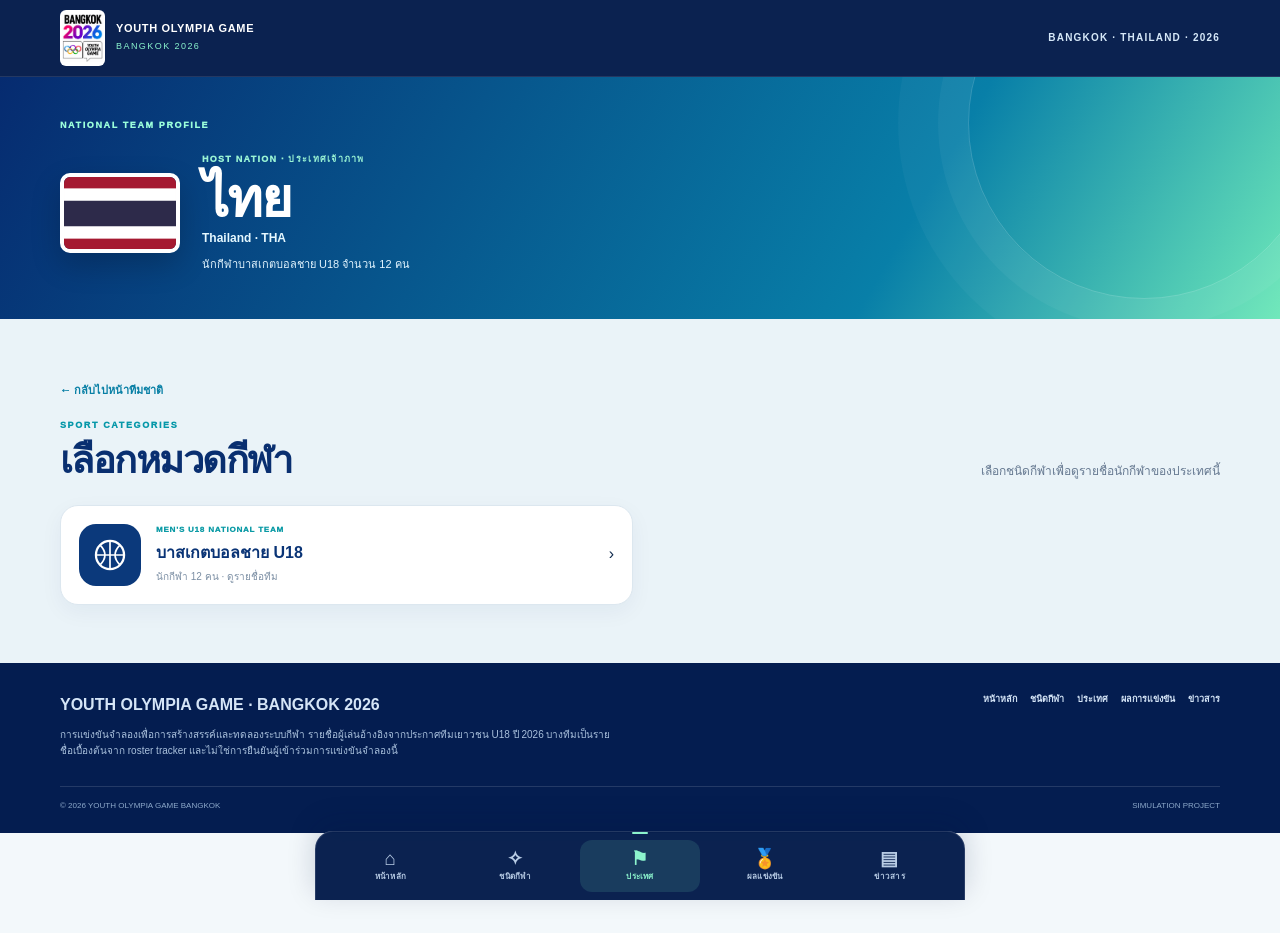
<file: nation.html>
<!doctype html><html lang="th"><head><meta charset="utf-8"><meta name="viewport" content="width=device-width, initial-scale=1"><meta name="theme-color" content="#062b70"><title>เลือกหมวดกีฬา | Youth Olympia Game Bangkok 2026</title><link rel="stylesheet" href="styles.css"></head><body><header class="topbar"><div class="wrap topnav"><a class="brand" href="index.html"><img src="[data-uri]" alt="โลโก้ Youth Olympia Game Bangkok 2026"><span><b>YOUTH OLYMPIA GAME</b><small>BANGKOK 2026</small></span></a><div class="top-right">BANGKOK · THAILAND · 2026</div></div></header><main><section class="page-banner"><div class="wrap"><div class="kicker">NATIONAL TEAM PROFILE</div><div class="delegation-hero" id="countryHero"></div></div></section><section class="sports-section"><div class="wrap"><a class="back-link" href="nations.html">← กลับไปหน้าทีมชาติ</a><div class="section-head"><div><div class="kicker">SPORT CATEGORIES</div><h2>เลือกหมวดกีฬา</h2></div><p class="section-copy">เลือกชนิดกีฬาเพื่อดูรายชื่อนักกีฬาของประเทศนี้</p></div><div class="country-sport-grid" id="countrySports"></div></div></section></main><footer><div class="wrap"><div class="footer-top"><div><b>YOUTH OLYMPIA GAME · BANGKOK 2026</b><p>การแข่งขันจำลองเพื่อการสร้างสรรค์และทดลองระบบกีฬา รายชื่อผู้เล่นอ้างอิงจากประกาศทีมเยาวชน U18 ปี 2026 บางทีมเป็นรายชื่อเบื้องต้นจาก roster tracker และไม่ใช่การยืนยันผู้เข้าร่วมการแข่งขันจำลองนี้</p></div><div class="footer-links"><a href="index.html">หน้าหลัก</a><a href="sports.html">ชนิดกีฬา</a><a href="nations.html">ประเทศ</a><a href="results.html">ผลการแข่งขัน</a><a href="news.html">ข่าวสาร</a></div></div><div class="footer-bottom"><span>© 2026 YOUTH OLYMPIA GAME BANGKOK</span><span>SIMULATION PROJECT</span></div></div></footer><nav class="bottom-nav"><div class="bottom-inner"><a class="bottom-link" href="index.html"><span class="nav-ico">⌂</span><span>หน้าหลัก</span></a><a class="bottom-link" href="sports.html"><span class="nav-ico">✧</span><span>ชนิดกีฬา</span></a><a class="bottom-link active" href="nations.html"><span class="nav-ico">⚑</span><span>ประเทศ</span></a><a class="bottom-link" href="results.html"><span class="nav-ico">🏅</span><span>ผลแข่งขัน</span></a><a class="bottom-link" href="news.html"><span class="nav-ico">▤</span><span>ข่าวสาร</span></a></div></nav><script>const C=[{"code": "USA", "th": "สหรัฐอเมริกา", "en": "United States", "flag": "[data-uri]", "host": false, "count": 12, "athletes": ["usa-u18-01", "usa-u18-02", "usa-u18-03", "usa-u18-04", "usa-u18-05", "usa-u18-06", "usa-u18-07", "usa-u18-08", "usa-u18-09", "usa-u18-10", "usa-u18-11", "usa-u18-12"], "source": "FIBA U18 AmeriCup 2026", "rosterStatus": "รายชื่อชุดแข่งขัน U18 AmeriCup 2026"}, {"code": "ESP", "th": "สเปน", "en": "Spain", "flag": "[data-uri]", "host": false, "count": 12, "athletes": ["esp-u18-01", "esp-u18-02", "esp-u18-03", "esp-u18-04", "esp-u18-05", "esp-u18-06", "esp-u18-07", "esp-u18-08", "esp-u18-09", "esp-u18-10", "esp-u18-11", "esp-u18-12"], "source": "FIBA U18 EuroBasket 2026", "rosterStatus": "คัด 12 คนแรกจากรายชื่อเบื้องต้น U18 EuroBasket 2026"}, {"code": "ITA", "th": "อิตาลี", "en": "Italy", "flag": "[data-uri]", "host": false, "count": 12, "athletes": ["ita-u18-01", "ita-u18-02", "ita-u18-03", "ita-u18-04", "ita-u18-05", "ita-u18-06", "ita-u18-07", "ita-u18-08", "ita-u18-09", "ita-u18-10", "ita-u18-11", "ita-u18-12"], "source": "FIBA U18 EuroBasket 2026", "rosterStatus": "คัด 12 คนแรกจากรายชื่อเบื้องต้น U18 EuroBasket 2026"}, {"code": "FRA", "th": "ฝรั่งเศส", "en": "France", "flag": "[data-uri]", "host": false, "count": 12, "athletes": ["fra-u18-01", "fra-u18-02", "fra-u18-03", "fra-u18-04", "fra-u18-05", "fra-u18-06", "fra-u18-07", "fra-u18-08", "fra-u18-09", "fra-u18-10", "fra-u18-11", "fra-u18-12"], "source": "FIBA U18 EuroBasket 2026", "rosterStatus": "คัด 12 คนแรกจากรายชื่อเบื้องต้น U18 EuroBasket 2026"}, {"code": "SRB", "th": "เซอร์เบีย", "en": "Serbia", "flag": "[data-uri]", "host": false, "count": 12, "athletes": ["srb-u18-01", "srb-u18-02", "srb-u18-03", "srb-u18-04", "srb-u18-05", "srb-u18-06", "srb-u18-07", "srb-u18-08", "srb-u18-09", "srb-u18-10", "srb-u18-11", "srb-u18-12"], "source": "FIBA U18 EuroBasket 2026", "rosterStatus": "คัด 12 คนแรกจากรายชื่อเบื้องต้น U18 EuroBasket 2026"}, {"code": "LTU", "th": "ลิทัวเนีย", "en": "Lithuania", "flag": "[data-uri]", "host": false, "count": 12, "athletes": ["ltu-u18-01", "ltu-u18-02", "ltu-u18-03", "ltu-u18-04", "ltu-u18-05", "ltu-u18-06", "ltu-u18-07", "ltu-u18-08", "ltu-u18-09", "ltu-u18-10", "ltu-u18-11", "ltu-u18-12"], "source": "FIBA U18 EuroBasket 2026", "rosterStatus": "คัด 12 คนแรกจากรายชื่อเบื้องต้น U18 EuroBasket 2026"}, {"code": "TUR", "th": "ตุรกี", "en": "Türkiye", "flag": "[data-uri]", "host": false, "count": 12, "athletes": ["tur-u18-01", "tur-u18-02", "tur-u18-03", "tur-u18-04", "tur-u18-05", "tur-u18-06", "tur-u18-07", "tur-u18-08", "tur-u18-09", "tur-u18-10", "tur-u18-11", "tur-u18-12"], "source": "FIBA U18 EuroBasket 2026", "rosterStatus": "คัด 12 คนแรกจากรายชื่อเบื้องต้น U18 EuroBasket 2026"}, {"code": "AUS", "th": "ออสเตรเลีย", "en": "Australia", "flag": "[data-uri]", "host": false, "count": 12, "athletes": ["aus-u18-01", "aus-u18-02", "aus-u18-03", "aus-u18-04", "aus-u18-05", "aus-u18-06", "aus-u18-07", "aus-u18-08", "aus-u18-09", "aus-u18-10", "aus-u18-11", "aus-u18-12"], "source": "FIBA U18 Asia Cup 2026", "rosterStatus": "รายชื่อชุดแข่งขัน U18 Asia Cup 2026"}, {"code": "GER", "th": "เยอรมนี", "en": "Germany", "flag": "[data-uri]", "host": false, "count": 12, "athletes": ["ger-u18-01", "ger-u18-02", "ger-u18-03", "ger-u18-04", "ger-u18-05", "ger-u18-06", "ger-u18-07", "ger-u18-08", "ger-u18-09", "ger-u18-10", "ger-u18-11", "ger-u18-12"], "source": "FIBA U18 EuroBasket 2026", "rosterStatus": "คัด 12 คนแรกจากรายชื่อเบื้องต้น U18 EuroBasket 2026"}, {"code": "CAN", "th": "แคนาดา", "en": "Canada", "flag": "[data-uri]", "host": false, "count": 12, "athletes": ["can-u18-01", "can-u18-02", "can-u18-03", "can-u18-04", "can-u18-05", "can-u18-06", "can-u18-07", "can-u18-08", "can-u18-09", "can-u18-10", "can-u18-11", "can-u18-12"], "source": "FIBA U18 AmeriCup 2026", "rosterStatus": "รายชื่อชุดแข่งขัน U18 AmeriCup 2026"}, {"code": "SLO", "th": "สโลวีเนีย", "en": "Slovenia", "flag": "[data-uri]", "host": false, "count": 12, "athletes": ["slo-u18-01", "slo-u18-02", "slo-u18-03", "slo-u18-04", "slo-u18-05", "slo-u18-06", "slo-u18-07", "slo-u18-08", "slo-u18-09", "slo-u18-10", "slo-u18-11", "slo-u18-12"], "source": "FIBA U18 EuroBasket 2026", "rosterStatus": "คัด 12 คนแรกจากรายชื่อเบื้องต้น U18 EuroBasket 2026"}, {"code": "THA", "th": "ไทย", "en": "Thailand", "flag": "[data-uri]", "host": true, "count": 12, "athletes": ["tha-u18-01", "tha-u18-02", "tha-u18-03", "tha-u18-04", "tha-u18-05", "tha-u18-06", "tha-u18-07", "tha-u18-08", "tha-u18-09", "tha-u18-10", "tha-u18-11", "tha-u18-12"], "source": "สมาคมกีฬาบาสเกตบอลแห่งประเทศไทย / FIBA U18 Asia Cup 2026", "rosterStatus": "รายชื่อที่สมาคมกีฬาบาสเกตบอลแห่งประเทศไทยประกาศสำหรับ U18 Asia Cup 2026"}];const code=new URLSearchParams(location.search).get('code')||'THA';const c=C.find(x=>x.code===code)||C[0];document.title='ทีมชาติ'+c.th+' | Bangkok 2026';document.getElementById('countryHero').innerHTML=`<img src="${c.flag}" alt="ธงชาติ${c.th}"><div><div class="delegation-label">${c.host?'HOST NATION · ประเทศเจ้าภาพ':'NATIONAL DELEGATION'}</div><h1>${c.th}</h1><p>${c.en} · ${c.code}</p><span class="hero-description">นักกีฬาบาสเกตบอลชาย U18 จำนวน 12 คน</span></div>`;document.getElementById('countrySports').innerHTML=`<a class="country-sport-card" href="basketball.html?country=${c.code}"><div class="basketball-icon"><svg viewBox="0 0 64 64" aria-hidden="true"><circle cx="32" cy="32" r="25" fill="none" stroke="currentColor" stroke-width="4"/><path d="M32 7v50M7 32h50M14 14q18 18 0 36M50 14Q32 32 50 50" fill="none" stroke="currentColor" stroke-width="3"/></svg></div><div><small>MEN'S U18 NATIONAL TEAM</small><b>บาสเกตบอลชาย U18</b><em>นักกีฬา 12 คน · ดูรายชื่อทีม</em></div><span class="arrow">›</span></a>`;</script></body></html>
</file>
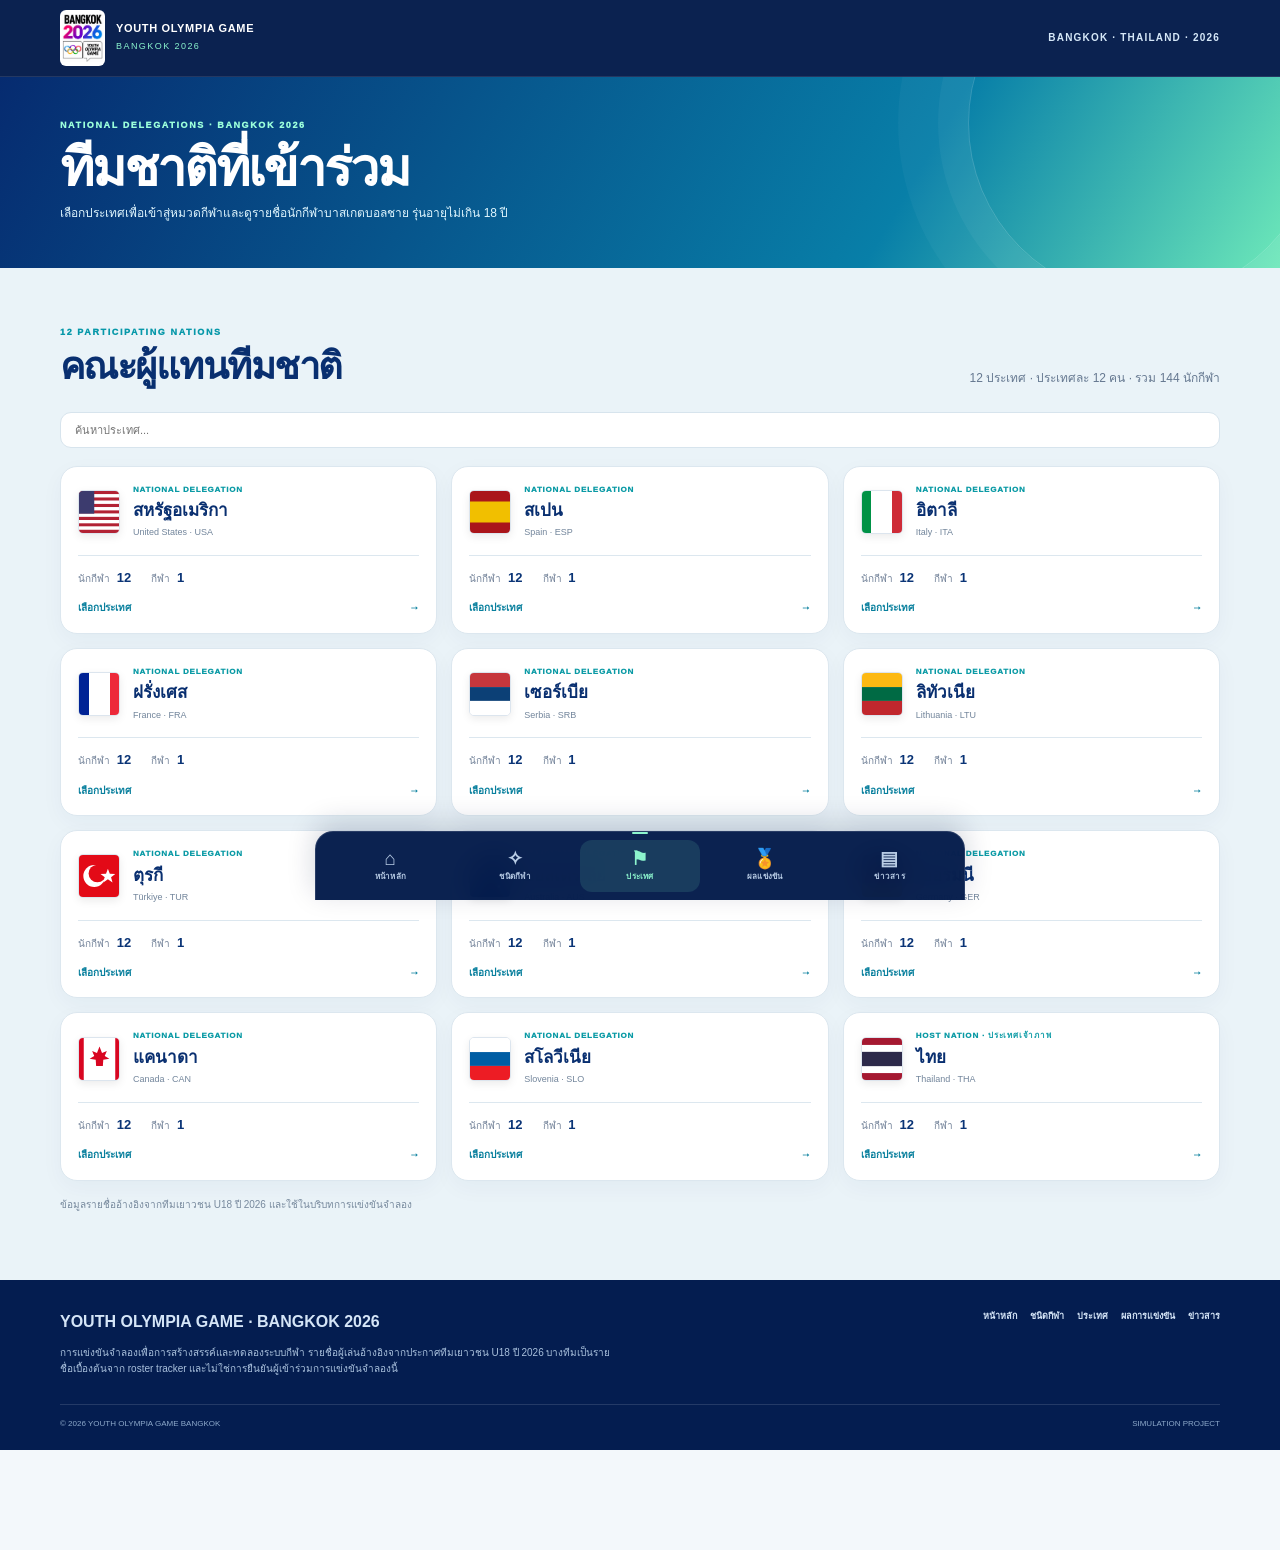
<file: nations.html>
<!doctype html><html lang="th"><head><meta charset="utf-8"><meta name="viewport" content="width=device-width, initial-scale=1"><meta name="theme-color" content="#062b70"><title>ทีมชาติที่เข้าร่วม | Youth Olympia Game Bangkok 2026</title><link rel="stylesheet" href="styles.css"></head><body><header class="topbar"><div class="wrap topnav"><a class="brand" href="index.html"><img src="[data-uri]" alt="โลโก้ Youth Olympia Game Bangkok 2026"><span><b>YOUTH OLYMPIA GAME</b><small>BANGKOK 2026</small></span></a><div class="top-right">BANGKOK · THAILAND · 2026</div></div></header><main><section class="page-banner"><div class="wrap"><div class="kicker">NATIONAL DELEGATIONS · BANGKOK 2026</div><h1>ทีมชาติที่เข้าร่วม</h1><p>เลือกประเทศเพื่อเข้าสู่หมวดกีฬาและดูรายชื่อนักกีฬาบาสเกตบอลชาย รุ่นอายุไม่เกิน 18 ปี</p></div></section><section class="sports-section"><div class="wrap"><div class="section-head"><div><div class="kicker">12 PARTICIPATING NATIONS</div><h2>คณะผู้แทนทีมชาติ</h2></div><p class="section-copy">12 ประเทศ · ประเทศละ 12 คน · รวม 144 นักกีฬา</p></div><div class="tools"><input id="nationSearch" class="search" placeholder="ค้นหาประเทศ..." aria-label="ค้นหาประเทศ"></div><div class="delegation-grid" id="nationGrid"></div><p id="nationEmpty" class="empty-state" hidden>ไม่พบประเทศที่ค้นหา</p><p class="sim-note-inline">ข้อมูลรายชื่ออ้างอิงจากทีมเยาวชน U18 ปี 2026 และใช้ในบริบทการแข่งขันจำลอง</p></div></section></main><footer><div class="wrap"><div class="footer-top"><div><b>YOUTH OLYMPIA GAME · BANGKOK 2026</b><p>การแข่งขันจำลองเพื่อการสร้างสรรค์และทดลองระบบกีฬา รายชื่อผู้เล่นอ้างอิงจากประกาศทีมเยาวชน U18 ปี 2026 บางทีมเป็นรายชื่อเบื้องต้นจาก roster tracker และไม่ใช่การยืนยันผู้เข้าร่วมการแข่งขันจำลองนี้</p></div><div class="footer-links"><a href="index.html">หน้าหลัก</a><a href="sports.html">ชนิดกีฬา</a><a href="nations.html">ประเทศ</a><a href="results.html">ผลการแข่งขัน</a><a href="news.html">ข่าวสาร</a></div></div><div class="footer-bottom"><span>© 2026 YOUTH OLYMPIA GAME BANGKOK</span><span>SIMULATION PROJECT</span></div></div></footer><nav class="bottom-nav"><div class="bottom-inner"><a class="bottom-link" href="index.html"><span class="nav-ico">⌂</span><span>หน้าหลัก</span></a><a class="bottom-link" href="sports.html"><span class="nav-ico">✧</span><span>ชนิดกีฬา</span></a><a class="bottom-link active" href="nations.html"><span class="nav-ico">⚑</span><span>ประเทศ</span></a><a class="bottom-link" href="results.html"><span class="nav-ico">🏅</span><span>ผลแข่งขัน</span></a><a class="bottom-link" href="news.html"><span class="nav-ico">▤</span><span>ข่าวสาร</span></a></div></nav><script>const C=[{"code": "USA", "th": "สหรัฐอเมริกา", "en": "United States", "flag": "[data-uri]", "host": false, "count": 12, "athletes": ["usa-u18-01", "usa-u18-02", "usa-u18-03", "usa-u18-04", "usa-u18-05", "usa-u18-06", "usa-u18-07", "usa-u18-08", "usa-u18-09", "usa-u18-10", "usa-u18-11", "usa-u18-12"], "source": "FIBA U18 AmeriCup 2026", "rosterStatus": "รายชื่อชุดแข่งขัน U18 AmeriCup 2026"}, {"code": "ESP", "th": "สเปน", "en": "Spain", "flag": "[data-uri]", "host": false, "count": 12, "athletes": ["esp-u18-01", "esp-u18-02", "esp-u18-03", "esp-u18-04", "esp-u18-05", "esp-u18-06", "esp-u18-07", "esp-u18-08", "esp-u18-09", "esp-u18-10", "esp-u18-11", "esp-u18-12"], "source": "FIBA U18 EuroBasket 2026", "rosterStatus": "คัด 12 คนแรกจากรายชื่อเบื้องต้น U18 EuroBasket 2026"}, {"code": "ITA", "th": "อิตาลี", "en": "Italy", "flag": "[data-uri]", "host": false, "count": 12, "athletes": ["ita-u18-01", "ita-u18-02", "ita-u18-03", "ita-u18-04", "ita-u18-05", "ita-u18-06", "ita-u18-07", "ita-u18-08", "ita-u18-09", "ita-u18-10", "ita-u18-11", "ita-u18-12"], "source": "FIBA U18 EuroBasket 2026", "rosterStatus": "คัด 12 คนแรกจากรายชื่อเบื้องต้น U18 EuroBasket 2026"}, {"code": "FRA", "th": "ฝรั่งเศส", "en": "France", "flag": "[data-uri]", "host": false, "count": 12, "athletes": ["fra-u18-01", "fra-u18-02", "fra-u18-03", "fra-u18-04", "fra-u18-05", "fra-u18-06", "fra-u18-07", "fra-u18-08", "fra-u18-09", "fra-u18-10", "fra-u18-11", "fra-u18-12"], "source": "FIBA U18 EuroBasket 2026", "rosterStatus": "คัด 12 คนแรกจากรายชื่อเบื้องต้น U18 EuroBasket 2026"}, {"code": "SRB", "th": "เซอร์เบีย", "en": "Serbia", "flag": "[data-uri]", "host": false, "count": 12, "athletes": ["srb-u18-01", "srb-u18-02", "srb-u18-03", "srb-u18-04", "srb-u18-05", "srb-u18-06", "srb-u18-07", "srb-u18-08", "srb-u18-09", "srb-u18-10", "srb-u18-11", "srb-u18-12"], "source": "FIBA U18 EuroBasket 2026", "rosterStatus": "คัด 12 คนแรกจากรายชื่อเบื้องต้น U18 EuroBasket 2026"}, {"code": "LTU", "th": "ลิทัวเนีย", "en": "Lithuania", "flag": "[data-uri]", "host": false, "count": 12, "athletes": ["ltu-u18-01", "ltu-u18-02", "ltu-u18-03", "ltu-u18-04", "ltu-u18-05", "ltu-u18-06", "ltu-u18-07", "ltu-u18-08", "ltu-u18-09", "ltu-u18-10", "ltu-u18-11", "ltu-u18-12"], "source": "FIBA U18 EuroBasket 2026", "rosterStatus": "คัด 12 คนแรกจากรายชื่อเบื้องต้น U18 EuroBasket 2026"}, {"code": "TUR", "th": "ตุรกี", "en": "Türkiye", "flag": "[data-uri]", "host": false, "count": 12, "athletes": ["tur-u18-01", "tur-u18-02", "tur-u18-03", "tur-u18-04", "tur-u18-05", "tur-u18-06", "tur-u18-07", "tur-u18-08", "tur-u18-09", "tur-u18-10", "tur-u18-11", "tur-u18-12"], "source": "FIBA U18 EuroBasket 2026", "rosterStatus": "คัด 12 คนแรกจากรายชื่อเบื้องต้น U18 EuroBasket 2026"}, {"code": "AUS", "th": "ออสเตรเลีย", "en": "Australia", "flag": "[data-uri]", "host": false, "count": 12, "athletes": ["aus-u18-01", "aus-u18-02", "aus-u18-03", "aus-u18-04", "aus-u18-05", "aus-u18-06", "aus-u18-07", "aus-u18-08", "aus-u18-09", "aus-u18-10", "aus-u18-11", "aus-u18-12"], "source": "FIBA U18 Asia Cup 2026", "rosterStatus": "รายชื่อชุดแข่งขัน U18 Asia Cup 2026"}, {"code": "GER", "th": "เยอรมนี", "en": "Germany", "flag": "[data-uri]", "host": false, "count": 12, "athletes": ["ger-u18-01", "ger-u18-02", "ger-u18-03", "ger-u18-04", "ger-u18-05", "ger-u18-06", "ger-u18-07", "ger-u18-08", "ger-u18-09", "ger-u18-10", "ger-u18-11", "ger-u18-12"], "source": "FIBA U18 EuroBasket 2026", "rosterStatus": "คัด 12 คนแรกจากรายชื่อเบื้องต้น U18 EuroBasket 2026"}, {"code": "CAN", "th": "แคนาดา", "en": "Canada", "flag": "[data-uri]", "host": false, "count": 12, "athletes": ["can-u18-01", "can-u18-02", "can-u18-03", "can-u18-04", "can-u18-05", "can-u18-06", "can-u18-07", "can-u18-08", "can-u18-09", "can-u18-10", "can-u18-11", "can-u18-12"], "source": "FIBA U18 AmeriCup 2026", "rosterStatus": "รายชื่อชุดแข่งขัน U18 AmeriCup 2026"}, {"code": "SLO", "th": "สโลวีเนีย", "en": "Slovenia", "flag": "[data-uri]", "host": false, "count": 12, "athletes": ["slo-u18-01", "slo-u18-02", "slo-u18-03", "slo-u18-04", "slo-u18-05", "slo-u18-06", "slo-u18-07", "slo-u18-08", "slo-u18-09", "slo-u18-10", "slo-u18-11", "slo-u18-12"], "source": "FIBA U18 EuroBasket 2026", "rosterStatus": "คัด 12 คนแรกจากรายชื่อเบื้องต้น U18 EuroBasket 2026"}, {"code": "THA", "th": "ไทย", "en": "Thailand", "flag": "[data-uri]", "host": true, "count": 12, "athletes": ["tha-u18-01", "tha-u18-02", "tha-u18-03", "tha-u18-04", "tha-u18-05", "tha-u18-06", "tha-u18-07", "tha-u18-08", "tha-u18-09", "tha-u18-10", "tha-u18-11", "tha-u18-12"], "source": "สมาคมกีฬาบาสเกตบอลแห่งประเทศไทย / FIBA U18 Asia Cup 2026", "rosterStatus": "รายชื่อที่สมาคมกีฬาบาสเกตบอลแห่งประเทศไทยประกาศสำหรับ U18 Asia Cup 2026"}];const g=document.getElementById('nationGrid'),q=document.getElementById('nationSearch');function draw(){const list=C.filter(c=>(c.en+' '+c.th+' '+c.code).toLowerCase().includes(q.value.trim().toLowerCase()));g.innerHTML=list.map(c=>`<a class="delegation-card" href="nation.html?code=${c.code}"><div class="delegation-head"><img class="flag delegation-flag" src="${c.flag}" alt="ธงชาติ${c.th}"><div><small>${c.host?'HOST NATION · ประเทศเจ้าภาพ':'NATIONAL DELEGATION'}</small><b>${c.th}</b><em>${c.en} · ${c.code}</em></div></div><div class="delegation-meta"><span>นักกีฬา <b>12</b></span><span>กีฬา <b>1</b></span></div><div class="delegation-cta">เลือกประเทศ <span>→</span></div></a>`).join('');document.getElementById('nationEmpty').hidden=list.length>0}q.addEventListener('input',draw);draw();</script></body></html>
</file>
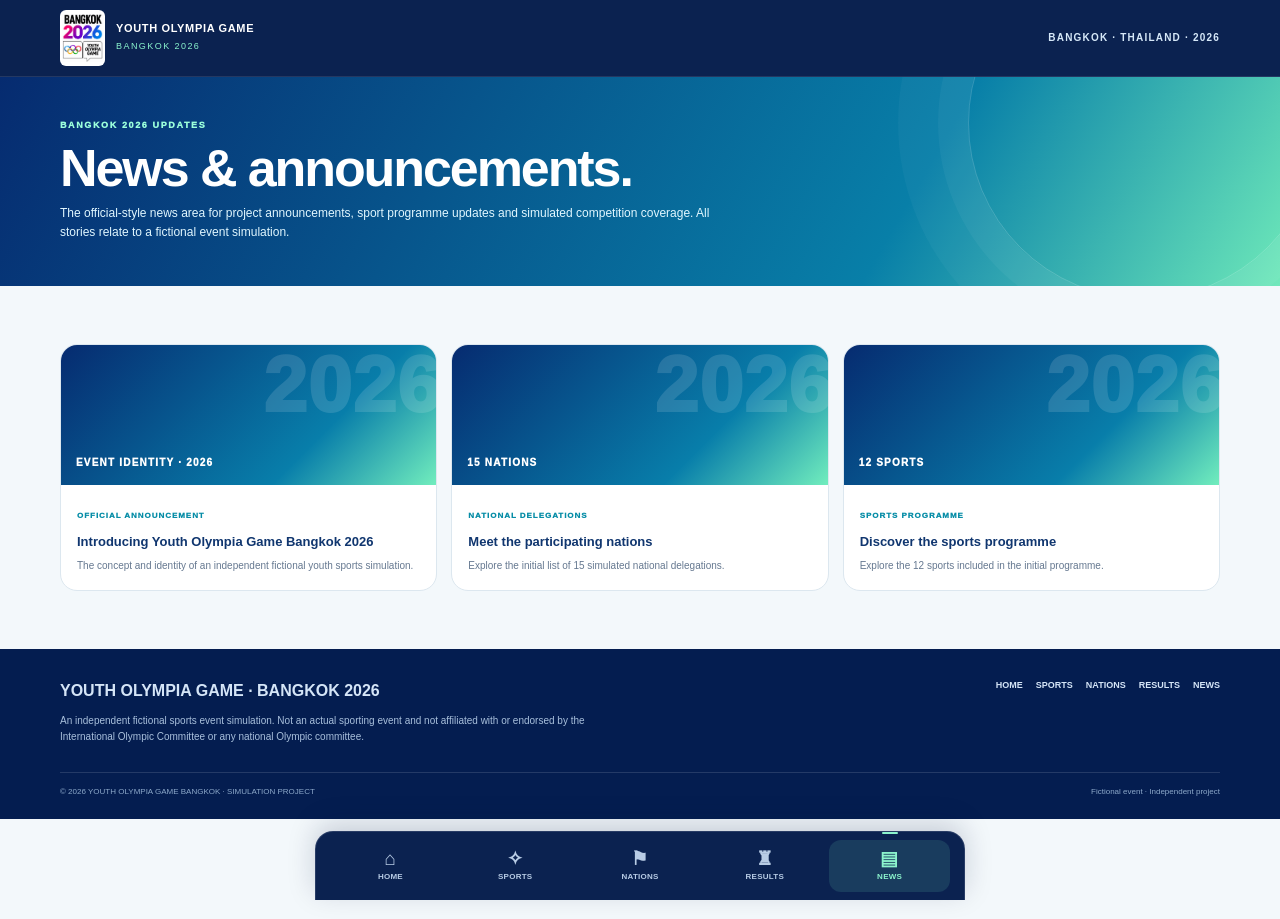
<file: news.html>
<!doctype html><html lang="en"><head><meta charset="utf-8"><meta name="viewport" content="width=device-width, initial-scale=1"><meta name="theme-color" content="#062b70"><title>News | Youth Olympia Game Bangkok 2026</title><link rel="stylesheet" href="styles.css"></head><body><header class="topbar"><div class="wrap topnav"><a class="brand" href="index.html"><img src="[data-uri]" alt="Bangkok 2026 logo"><span><b>YOUTH OLYMPIA GAME</b><small>BANGKOK 2026</small></span></a><div class="top-right">BANGKOK · THAILAND · 2026</div></div></header><main><section class="page-banner"><div class="wrap"><div class="kicker">BANGKOK 2026 UPDATES</div><h1>News & announcements.</h1><p>The official-style news area for project announcements, sport programme updates and simulated competition coverage. All stories relate to a fictional event simulation.</p></div></section><section><div class="wrap"><div class="news-grid"><article class="news-card"><div class="news-art">EVENT IDENTITY · 2026</div><div class="news-body"><small>OFFICIAL ANNOUNCEMENT</small><h3>Introducing Youth Olympia Game Bangkok 2026</h3><p>The concept and identity of an independent fictional youth sports simulation.</p></div></article><article class="news-card"><div class="news-art">15 NATIONS</div><div class="news-body"><small>NATIONAL DELEGATIONS</small><h3>Meet the participating nations</h3><p>Explore the initial list of 15 simulated national delegations.</p></div></article><article class="news-card"><div class="news-art">12 SPORTS</div><div class="news-body"><small>SPORTS PROGRAMME</small><h3>Discover the sports programme</h3><p>Explore the 12 sports included in the initial programme.</p></div></article></div></div></section></main><footer><div class="wrap"><div class="footer-top"><div><b>YOUTH OLYMPIA GAME · BANGKOK 2026</b><p>An independent fictional sports event simulation. Not an actual sporting event and not affiliated with or endorsed by the International Olympic Committee or any national Olympic committee.</p></div><div class="footer-links"><a href="index.html">HOME</a><a href="sports.html">SPORTS</a><a href="nations.html">NATIONS</a><a href="results.html">RESULTS</a><a href="news.html">NEWS</a></div></div><div class="footer-bottom"><span>© 2026 YOUTH OLYMPIA GAME BANGKOK · SIMULATION PROJECT</span><span>Fictional event · Independent project</span></div></div></footer><nav class="bottom-nav" aria-label="Main navigation"><div class="bottom-inner"><a class="bottom-link " href="index.html"><span class="nav-ico">⌂</span><span>HOME</span></a><a class="bottom-link " href="sports.html"><span class="nav-ico">✧</span><span>SPORTS</span></a><a class="bottom-link " href="nations.html"><span class="nav-ico">⚑</span><span>NATIONS</span></a><a class="bottom-link " href="results.html"><span class="nav-ico">♜</span><span>RESULTS</span></a><a class="bottom-link active" href="news.html"><span class="nav-ico">▤</span><span>NEWS</span></a></div></nav><script></script></body></html>
</file>
<file: styles.css>
:root{--navy:#062b70;--navy2:#041e54;--blue:#07539a;--cyan:#14a9bd;--mint:#78f0c2;--ink:#102a4d;--muted:#657890;--line:#dce7ef;--paper:#f3f8fb;--white:#fff;--shadow:0 16px 42px rgba(5,38,91,.12)}
*{box-sizing:border-box}html{scroll-behavior:smooth;scroll-padding-top:90px}body{margin:0;background:var(--paper);color:var(--ink);font-family:Inter,"Noto Sans Thai",Arial,sans-serif;line-height:1.55;padding-bottom:100px}a{color:inherit;text-decoration:none}button{font:inherit}.wrap{width:min(1160px,calc(100% - 36px));margin:auto}
.topbar{position:sticky;top:0;z-index:30;background:rgba(4,27,75,.97);backdrop-filter:blur(14px);color:#fff;border-bottom:1px solid rgba(255,255,255,.1)}
.topnav{height:76px;display:flex;align-items:center;justify-content:space-between;gap:16px}.brand{display:flex;align-items:center;gap:11px;min-width:0}.brand img{width:45px;height:56px;object-fit:contain;background:white;border-radius:6px;padding:2px}.brand b{display:block;font-size:11px;line-height:1.25;letter-spacing:.06em}.brand small{display:block;color:#8bf5ce;font-size:9px;letter-spacing:.16em;margin-top:4px}.top-right{font-size:10px;font-weight:900;letter-spacing:.12em;color:#d6e8f8}
.hero{position:relative;overflow:hidden;color:white;background:linear-gradient(180deg,#062b70 0%,#07529a 48%,#11a7b8 78%,#72efbd 100%);isolation:isolate}.hero:before{content:"";position:absolute;inset:0;z-index:-1;opacity:.16;background:radial-gradient(circle at 20px 20px,transparent 0 17px,#001b56 18px 21px,transparent 22px),repeating-radial-gradient(circle at 0 100%,transparent 0 22px,rgba(1,31,84,.75) 23px 26px,transparent 27px 42px);background-size:82px 82px,250px 250px;background-position:0 0,0 100%}
.hero-inner{display:grid;grid-template-columns:1.1fr .9fr;align-items:center;gap:30px;padding:65px 0 78px;min-height:470px}.eyebrow{display:inline-flex;align-items:center;gap:8px;border:1px solid rgba(255,255,255,.35);background:rgba(0,25,78,.2);border-radius:999px;padding:8px 12px;font-size:9px;font-weight:950;letter-spacing:.13em}.dot{width:7px;height:7px;border-radius:50%;background:#91ffd0;box-shadow:0 0 12px #91ffd0}.hero h1{font-size:clamp(44px,6vw,78px);line-height:.94;letter-spacing:-.065em;margin:22px 0 15px;font-weight:1000}.hero h1 span{display:block;color:#8ff5ce}.hero p{max-width:550px;color:#e7f8ff;font-size:15px;font-weight:600;margin:20px 0 25px}.actions{display:flex;gap:10px;flex-wrap:wrap}.btn{display:inline-flex;align-items:center;justify-content:center;border-radius:999px;padding:12px 17px;font-size:11px;font-weight:950;cursor:pointer;border:0}.btn-white{background:white;color:#073573}.btn-outline{border:1px solid rgba(255,255,255,.65);color:white;background:rgba(255,255,255,.08)}.hero-logo{width:min(300px,80%);margin:auto;background:#fff;padding:14px;border-radius:20px;box-shadow:0 24px 55px rgba(0,24,75,.25);transform:rotate(1deg)}.hero-logo img{width:100%;display:block}.hero-foot{position:absolute;bottom:13px;left:0;right:0;text-align:center;font-size:8px;letter-spacing:.14em;color:rgba(255,255,255,.78)}
.stats-wrap{margin-top:-27px;position:relative;z-index:2}.stats{display:grid;grid-template-columns:repeat(4,1fr);background:white;border-radius:18px;box-shadow:var(--shadow);overflow:hidden}.stat{padding:19px 21px;border-right:1px solid var(--line)}.stat:last-child{border:0}.stat strong{display:block;color:#07539a;font-size:28px;line-height:1.1}.stat span{font-size:9px;color:#718198;font-weight:900;letter-spacing:.1em;text-transform:uppercase}
section{padding:58px 0}.section-head{display:flex;justify-content:space-between;align-items:end;gap:20px;margin-bottom:24px}.kicker{font-size:9px;color:#0798a9;font-weight:1000;letter-spacing:.18em;text-transform:uppercase}h2{color:#092f70;font-size:clamp(26px,3.5vw,38px);line-height:1.08;letter-spacing:-.04em;margin:7px 0 0}.section-copy{max-width:480px;color:var(--muted);font-size:12px;margin:0}.section-link{color:#087fa5;font-size:10px;font-weight:950;white-space:nowrap}
.quick-grid{display:grid;grid-template-columns:repeat(3,1fr);gap:14px}.quick-card{display:flex;align-items:center;gap:13px;background:white;border:1px solid var(--line);border-radius:17px;padding:18px;box-shadow:0 7px 22px rgba(7,46,101,.04);transition:.2s}.quick-card:hover{transform:translateY(-3px);box-shadow:var(--shadow)}.quick-icon{width:44px;height:44px;flex:0 0 44px;border-radius:14px;background:linear-gradient(135deg,#e4f8ff,#d9ffef);display:grid;place-items:center;color:#0866a4;font-size:21px}.quick-card strong{display:block;color:#0a3476;font-size:13px}.quick-card small{display:block;color:#7b8da3;font-size:10px;margin-top:3px}
.sports-section{background:#eaf3f8}.tools{display:flex;gap:9px;flex-wrap:wrap;margin-bottom:18px}.search{flex:1;min-width:200px;border:1px solid #d7e4ed;border-radius:11px;padding:11px 14px;background:white;outline:none;font-size:11px}.filter{border:1px solid #d7e4ed;background:#fff;color:#536b85;border-radius:999px;padding:9px 13px;font-size:9px;font-weight:900;cursor:pointer}.filter.active{background:#073b82;color:#fff;border-color:#073b82}.sports-grid{display:grid;grid-template-columns:repeat(3,1fr);gap:13px}.sport-card{background:white;border:1px solid #dce7ef;border-radius:17px;padding:15px;display:flex;align-items:center;gap:12px;cursor:pointer;text-align:left;transition:.2s}.sport-card:hover{transform:translateY(-3px);box-shadow:var(--shadow);border-color:#9bdacb}.sport-mark{width:48px;height:48px;flex:0 0 48px;border-radius:14px;background:linear-gradient(145deg,#083a80,#087da5 65%,#39c6ae);display:grid;place-items:center;color:#fff;font-size:22px}.sport-card strong{display:block;color:#12366d;font-size:12px}.sport-card small{display:block;color:#8493a5;font-size:9px;margin-top:3px}.sport-card .arrow{margin-left:auto;color:#90a0b2}.countries-grid{display:grid;grid-template-columns:repeat(5,1fr);gap:11px}.country{display:flex;align-items:center;gap:9px;background:white;border:1px solid var(--line);border-radius:13px;padding:11px;min-width:0}.flag{width:42px;height:28px;flex:0 0 42px;border-radius:3px;overflow:hidden;box-shadow:0 1px 5px rgba(0,0,0,.16);background:white}.flag svg{display:block;width:100%;height:100%}.country b{font-size:10px;display:block;line-height:1.2;color:#173968}.country small{font-size:8px;color:#8a9aae;font-weight:800;letter-spacing:.08em}
.medal-area{background:#062b70;color:white;position:relative}.medal-area h2{color:white}.medal-area .section-copy{color:#bdd5ee}.table-shell{background:white;border-radius:18px;overflow:auto;box-shadow:0 16px 40px rgba(0,0,0,.16);color:var(--ink)}.table-head{padding:16px 19px;display:flex;justify-content:space-between;gap:10px;border-bottom:1px solid var(--line)}.table-head b{font-size:13px;color:#0a3476}.pill{background:#ddf9ef;color:#087d72;border-radius:999px;padding:6px 9px;font-size:8px;font-weight:1000;letter-spacing:.08em}table{width:100%;border-collapse:collapse;min-width:570px;font-size:10px}th{text-align:left;background:#f4f8fb;color:#7b8da2;font-size:8px;letter-spacing:.1em;text-transform:uppercase;padding:12px 15px}td{padding:12px 15px;border-top:1px solid #edf1f5;font-weight:750}td.num,th.num{text-align:center}.host td{background:#f0fff9}.table-note{padding:11px 16px;color:#8191a5;font-size:9px;background:#fbfdfe}
.page-banner{background:linear-gradient(120deg,#062b70,#087fa8 70%,#6ce7b9);color:white;padding:42px 0 45px;position:relative;overflow:hidden}.page-banner:after{content:"";position:absolute;right:-40px;top:-130px;width:350px;height:350px;border:1px solid rgba(255,255,255,.18);border-radius:50%;box-shadow:0 0 0 30px rgba(255,255,255,.04),0 0 0 70px rgba(255,255,255,.03)}.page-banner .kicker{color:#9bffdb}.page-banner h1{font-size:clamp(32px,5vw,52px);line-height:1;margin:9px 0 10px;letter-spacing:-.04em}.page-banner p{max-width:650px;color:#e1f7ff;font-size:12px;margin:0}
.news-grid{display:grid;grid-template-columns:repeat(3,1fr);gap:14px}.news-card{background:white;border:1px solid var(--line);border-radius:17px;overflow:hidden}.news-art{height:140px;background:linear-gradient(135deg,#062b70,#087eaa 68%,#71edbd);display:flex;align-items:end;padding:15px;color:white;font-size:10px;font-weight:1000;letter-spacing:.12em;position:relative;overflow:hidden}.news-art:after{content:"2026";position:absolute;right:-5px;top:-20px;font-size:78px;font-weight:1000;color:rgba(255,255,255,.13)}.news-body{padding:16px}.news-body small{font-size:8px;color:#078da7;font-weight:1000;letter-spacing:.12em}.news-body h3{font-size:13px;color:#10366f;margin:6px 0}.news-body p{font-size:10px;color:var(--muted);margin:0}
.detail-panel{background:white;border:1px solid var(--line);border-radius:18px;padding:22px;box-shadow:0 8px 24px rgba(7,46,101,.05)}.detail-panel h3{color:#0a3476;margin:0 0 8px}.detail-panel p{color:var(--muted);font-size:12px;margin:0 0 14px}.back-link{display:inline-block;color:#087fa5;font-size:10px;font-weight:950;margin-bottom:16px}
footer{background:#041d50;color:#d5e5f7;padding:30px 0 20px}.footer-top{display:flex;justify-content:space-between;gap:20px;padding-bottom:18px;border-bottom:1px solid rgba(255,255,255,.13)}.footer-top p{max-width:560px;color:#a9c0dc;font-size:10px}.footer-links{display:flex;gap:13px;flex-wrap:wrap;font-size:9px;font-weight:850}.footer-bottom{padding-top:13px;color:#8da9ca;font-size:8px;display:flex;justify-content:space-between;gap:12px}
.bottom-nav{position:fixed;bottom:0;left:0;right:0;z-index:60;background:rgba(4,27,75,.97);backdrop-filter:blur(15px);border-top:1px solid rgba(255,255,255,.13);padding:8px max(10px,env(safe-area-inset-left)) calc(8px + env(safe-area-inset-bottom));box-shadow:0 -8px 28px rgba(0,20,60,.18)}.bottom-inner{width:min(620px,100%);margin:auto;display:grid;grid-template-columns:repeat(5,1fr);gap:4px}.bottom-link{display:flex;flex-direction:column;align-items:center;justify-content:center;gap:3px;color:#b8cce5;padding:4px 2px;border-radius:12px;font-size:8px;font-weight:850;letter-spacing:.03em;min-height:52px}.bottom-link .nav-ico{font-size:19px;line-height:1}.bottom-link.active{color:#8cf4cd;background:rgba(120,240,194,.12)}.bottom-link.active:before{content:"";width:16px;height:2px;border-radius:4px;background:#8cf4cd;position:absolute;top:0}
@media(min-width:900px){.bottom-nav{left:50%;right:auto;transform:translateX(-50%);width:min(650px,calc(100% - 40px));border:1px solid rgba(255,255,255,.12);border-bottom:0;border-radius:18px 18px 0 0}}
@media(max-width:760px){.topnav{height:68px}.top-right{display:none}.hero-inner{display:block;padding:48px 0 65px;min-height:0}.hero h1{font-size:clamp(44px,12vw,68px)}.hero-logo{width:205px;margin:30px auto 0}.stats{grid-template-columns:repeat(2,1fr)}.stat{padding:15px;border-bottom:1px solid var(--line)}.stat:nth-child(2){border-right:0}.stat:nth-child(3),.stat:nth-child(4){border-bottom:0}.section-head{display:block}.section-copy{margin-top:10px}.quick-grid{grid-template-columns:1fr}.sports-grid{grid-template-columns:repeat(2,1fr);gap:9px}.sport-card{padding:10px;gap:8px}.sport-mark{width:40px;height:40px;flex-basis:40px}.sport-card strong{font-size:10px}.countries-grid{grid-template-columns:repeat(2,1fr);gap:8px}.country{padding:9px;gap:7px}.flag{width:36px;height:24px;flex-basis:36px}.news-grid{grid-template-columns:1fr}.footer-top,.footer-bottom{display:block}.footer-links{margin-top:12px}}
@media(max-width:390px){.sports-grid{grid-template-columns:1fr}.bottom-link{font-size:7px}.bottom-link .nav-ico{font-size:18px}}

/* Bangkok 2026 original sport pictogram identity */
.sport-mark{color:#fff}
.sport-mark .sport-pictogram{width:37px;height:37px;display:block;color:#fff}
.quick-icon .sport-pictogram{width:28px;height:28px;display:block;color:#08729b}

.sport-mark .sport-pictogram{width:37px;height:37px;display:block;color:#fff}.quick-icon .sport-pictogram{width:28px;height:28px;display:block;color:#08729b}

/* V5 Thai sports directory and sport detail pages */
html[lang="th"] body{font-family:"Noto Sans Thai",Tahoma,Arial,sans-serif}
.sport-card-v5{min-height:112px;padding:17px}
.sport-card-v5 .sport-mark{width:58px;height:58px;flex-basis:58px;border-radius:16px}
.sport-mark svg,.sport-hero-mark svg{width:100%;height:100%;display:block}
.sport-card-copy{min-width:0;display:block}
.sport-card-copy strong{font-size:15px}
.sport-card-copy small{font-size:10px}
.sport-card-copy em{display:block;font-style:normal;font-size:9px;color:#0795a6;margin-top:6px;font-weight:800}
.empty-state{text-align:center;color:#718198;padding:28px}
.sport-detail-banner{padding:48px 0 52px}
.sport-title-row{display:flex;align-items:center;gap:22px;margin-top:20px;position:relative;z-index:1}
.sport-hero-mark{width:104px;height:104px;flex:0 0 104px;border-radius:25px;background:#fff;color:#073779;display:grid;place-items:center;padding:17px;box-shadow:0 12px 28px rgba(0,24,75,.2)}
.sport-en{font-size:11px;font-weight:950;letter-spacing:.18em;color:#a3f8d8}
.sport-title-row h1{margin:5px 0 7px;font-size:clamp(34px,5vw,54px)}
.sport-title-row p{margin:0;color:#e3f7ff;font-size:12px}
.sport-detail-section{padding-top:28px}
.back-link{display:inline-block;color:#087fa5;font-size:11px;font-weight:950;margin:0 0 20px}
.sport-facts{display:grid;grid-template-columns:repeat(4,1fr);gap:10px;margin-bottom:18px}
.sport-fact{background:#fff;border:1px solid var(--line);border-radius:14px;padding:15px;min-width:0}
.sport-fact small{display:block;font-size:9px;color:#7c8fa4;font-weight:900;margin-bottom:5px}
.sport-fact b{display:block;font-size:12px;color:#0a3476;line-height:1.5}
.detail-layout{display:grid;grid-template-columns:minmax(0,1.7fr) minmax(245px,.8fr);gap:16px;align-items:start}
.detail-main{display:grid;gap:14px}
.detail-panel{background:#fff;border:1px solid var(--line);border-radius:17px;padding:22px;box-shadow:0 7px 22px rgba(7,46,101,.04)}
.detail-panel h2{font-size:22px;margin:6px 0 12px}
.detail-panel h3{font-size:17px;color:#0a3476;margin:5px 0 16px}
.detail-paragraph{font-size:12px;color:#526982;line-height:1.9;margin:0}
.event-list{display:grid;grid-template-columns:repeat(2,1fr);gap:8px}
.event-item{display:flex;align-items:center;gap:10px;padding:11px;border-radius:11px;background:#f2f7fa;min-width:0}
.event-number{width:27px;height:27px;flex:0 0 27px;border-radius:8px;background:#0a397b;color:#fff;display:grid;place-items:center;font-size:9px;font-weight:950}
.event-item b{font-size:10px;color:#173968;flex:1}
.event-tag{font-size:8px;color:#0b8b94;background:#dcf8f0;padding:4px 6px;border-radius:99px;white-space:nowrap}
.format-steps{display:grid;grid-template-columns:repeat(2,1fr);gap:8px;margin-top:16px}
.format-step{display:flex;align-items:center;gap:10px;background:#f2f7fa;border-radius:11px;padding:10px}
.format-step span{width:25px;height:25px;flex:0 0 25px;border-radius:50%;background:#0b8ba3;color:#fff;display:grid;place-items:center;font-size:10px;font-weight:900}
.format-step p{font-size:10px;color:#415d78;margin:0}
.detail-side{display:grid;gap:12px;position:sticky;top:92px}
.side-panel dl{margin:0}
.side-panel dt{font-size:9px;color:#8091a5;font-weight:900;margin-top:14px}
.side-panel dd{font-size:11px;color:#173968;font-weight:750;margin:3px 0 0;line-height:1.6}
.status-draft{display:inline-block;color:#087d72;background:#ddf9ef;border-radius:99px;padding:5px 8px;font-size:9px}
.simulation-note{margin-top:18px;padding:13px;background:#fff8e8;border:1px solid #f2e2b7;border-radius:12px}
.simulation-note b{font-size:10px;color:#8a6415}
.simulation-note p{font-size:9px;color:#786b4e;line-height:1.7;margin:5px 0 0}
.next-sport-link{display:block;text-align:center;background:#e2f8f1;color:#087b78;border-radius:12px;padding:12px;font-size:10px;font-weight:950}
@media(max-width:760px){.sport-facts{grid-template-columns:repeat(2,1fr)}.detail-layout{grid-template-columns:1fr}.detail-side{position:static}.sport-title-row{gap:14px}.sport-hero-mark{width:78px;height:78px;flex-basis:78px;padding:13px}.sport-title-row h1{font-size:36px}.event-list{grid-template-columns:1fr}.format-steps{grid-template-columns:1fr}.sport-card-v5{min-height:94px}}

/* V6 National delegations and fictional athlete profiles */
.delegation-grid{display:grid;grid-template-columns:repeat(3,1fr);gap:14px}
.delegation-card{display:block;background:#fff;border:1px solid var(--line);border-radius:17px;padding:17px;box-shadow:0 7px 22px rgba(7,46,101,.04);transition:.2s}
.delegation-card:hover,.athlete-card:hover{transform:translateY(-3px);box-shadow:var(--shadow)}
.delegation-head{display:flex;align-items:center;gap:13px}
.delegation-flag{width:66px;height:44px;object-fit:cover;border:1px solid #dce5ee;border-radius:5px;box-shadow:0 3px 8px rgba(0,0,0,.08)}
.delegation-head small{display:block;color:#0a9aa5;font-size:8px;font-weight:950;letter-spacing:.1em}
.delegation-head b{display:block;color:#092f70;font-size:17px;margin:2px 0}
.delegation-head em{display:block;font-style:normal;color:#72859b;font-size:9px}
.delegation-meta{display:flex;gap:20px;border-top:1px solid var(--line);margin-top:15px;padding-top:12px;color:#718198;font-size:10px}
.delegation-meta b{color:#0a3476;font-size:13px;margin-left:4px}
.delegation-cta{display:flex;justify-content:space-between;color:#087f9d;font-size:10px;font-weight:950;margin-top:12px}
.delegation-hero,.athlete-profile-hero{display:flex;align-items:center;gap:22px;position:relative;z-index:1;margin-top:20px}
.delegation-hero>img{width:120px;height:80px;object-fit:cover;border:4px solid #fff;border-radius:10px;box-shadow:0 12px 30px rgba(0,0,0,.2)}
.delegation-hero h1,.athlete-profile-hero h1{font-size:clamp(34px,5vw,54px);margin:4px 0;color:#fff}
.delegation-hero p,.athlete-profile-hero p{margin:0;color:#e5f8ff;font-size:12px;font-weight:800}
.delegation-label{font-size:9px;font-weight:950;letter-spacing:.14em;color:#9af4d4}
.hero-description{display:block;color:#e4f6ff;font-size:11px;margin-top:9px}
.athlete-grid{display:grid;grid-template-columns:repeat(2,1fr);gap:11px}
.athlete-card{display:flex;align-items:center;gap:12px;background:#fff;border:1px solid var(--line);border-radius:14px;padding:14px;transition:.2s}
.athlete-avatar,.athlete-big-avatar{display:grid;place-items:center;background:linear-gradient(135deg,#0b397b,#13a5b5 70%,#7aefc4);color:#fff;font-weight:1000}
.athlete-avatar{width:48px;height:48px;flex:0 0 48px;border-radius:15px;font-size:15px}
.athlete-info{display:grid;min-width:0;flex:1;gap:3px}
.athlete-info small{color:#078b9b;font-size:9px;font-weight:900}
.athlete-info b{color:#0a3476;font-size:12px;overflow-wrap:anywhere}
.athlete-info em{font-style:normal;color:#8191a4;font-size:9px}
.athlete-big-avatar{width:116px;height:116px;flex:0 0 116px;border-radius:28px;font-size:32px;border:4px solid rgba(255,255,255,.8);box-shadow:0 15px 32px rgba(0,0,0,.2)}
.athlete-country-link{display:inline-flex;align-items:center;gap:8px;color:#fff;font-size:11px;font-weight:900;margin-top:12px}
.athlete-country-link img{width:30px;height:20px;object-fit:cover;border:1px solid rgba(255,255,255,.5);border-radius:3px}
.profile-columns{display:grid;grid-template-columns:1fr 1fr;gap:14px}
.profile-dl{display:grid;grid-template-columns:1fr 1.3fr;gap:0;margin:0}
.profile-dl dt,.profile-dl dd{padding:10px 0;border-bottom:1px solid var(--line);font-size:11px}
.profile-dl dt{color:#8191a4;font-weight:850}.profile-dl dd{color:#12386f;font-weight:850;margin:0}
@media(max-width:760px){.delegation-grid{grid-template-columns:repeat(2,1fr)}.delegation-hero,.athlete-profile-hero{gap:14px}.delegation-hero>img{width:80px;height:54px}.athlete-big-avatar{width:82px;height:82px;flex-basis:82px;border-radius:20px;font-size:23px}.athlete-grid,.profile-columns{grid-template-columns:1fr}}
@media(max-width:430px){.delegation-grid{grid-template-columns:1fr}.delegation-card{padding:14px}.delegation-head b{font-size:15px}}

/* V7 Basketball U18 delegation flow */
.country-sport-grid{display:grid;grid-template-columns:repeat(2,minmax(0,1fr));gap:14px}
.country-sport-card{display:flex;align-items:center;gap:15px;background:#fff;border:1px solid var(--line);border-radius:18px;padding:18px;box-shadow:0 7px 22px rgba(7,46,101,.05)}
.country-sport-card:hover{transform:translateY(-2px);box-shadow:var(--shadow)}
.basketball-icon{width:62px;height:62px;flex:0 0 62px;border-radius:17px;background:#0b397b;color:#fff;padding:13px}
.basketball-icon svg{width:100%;height:100%}
.country-sport-card div:nth-child(2){display:grid;gap:4px;flex:1}
.country-sport-card small{font-size:8px;letter-spacing:.1em;color:#0a9aa5;font-weight:950}
.country-sport-card b{font-size:16px;color:#0a3476}
.country-sport-card em{font-size:10px;color:#7c8fa4;font-style:normal}
.roster-status{background:#eaf5ff;border:1px solid #cfe5f5;border-radius:12px;padding:12px 15px;color:#244c73;font-size:10px;margin:0 0 14px}
.roster-status b{color:#0b397b}
.roster-card{cursor:default}
.roster-card .athlete-avatar{border-radius:50%;background:linear-gradient(135deg,#0b397b,#13a5b5);font-size:13px}
.source-note{margin-top:18px;background:#fff8e8;border:1px solid #f0dfb7;border-radius:13px;padding:15px;color:#796746;font-size:10px;line-height:1.7}
.source-note b{color:#87621a}.source-note p{margin:5px 0 0}
.sim-note-inline{font-size:10px;color:#77899d;margin-top:16px}
@media(max-width:650px){.country-sport-grid{grid-template-columns:1fr}.country-sport-card{padding:14px}.country-sport-card b{font-size:14px}}
</file>
